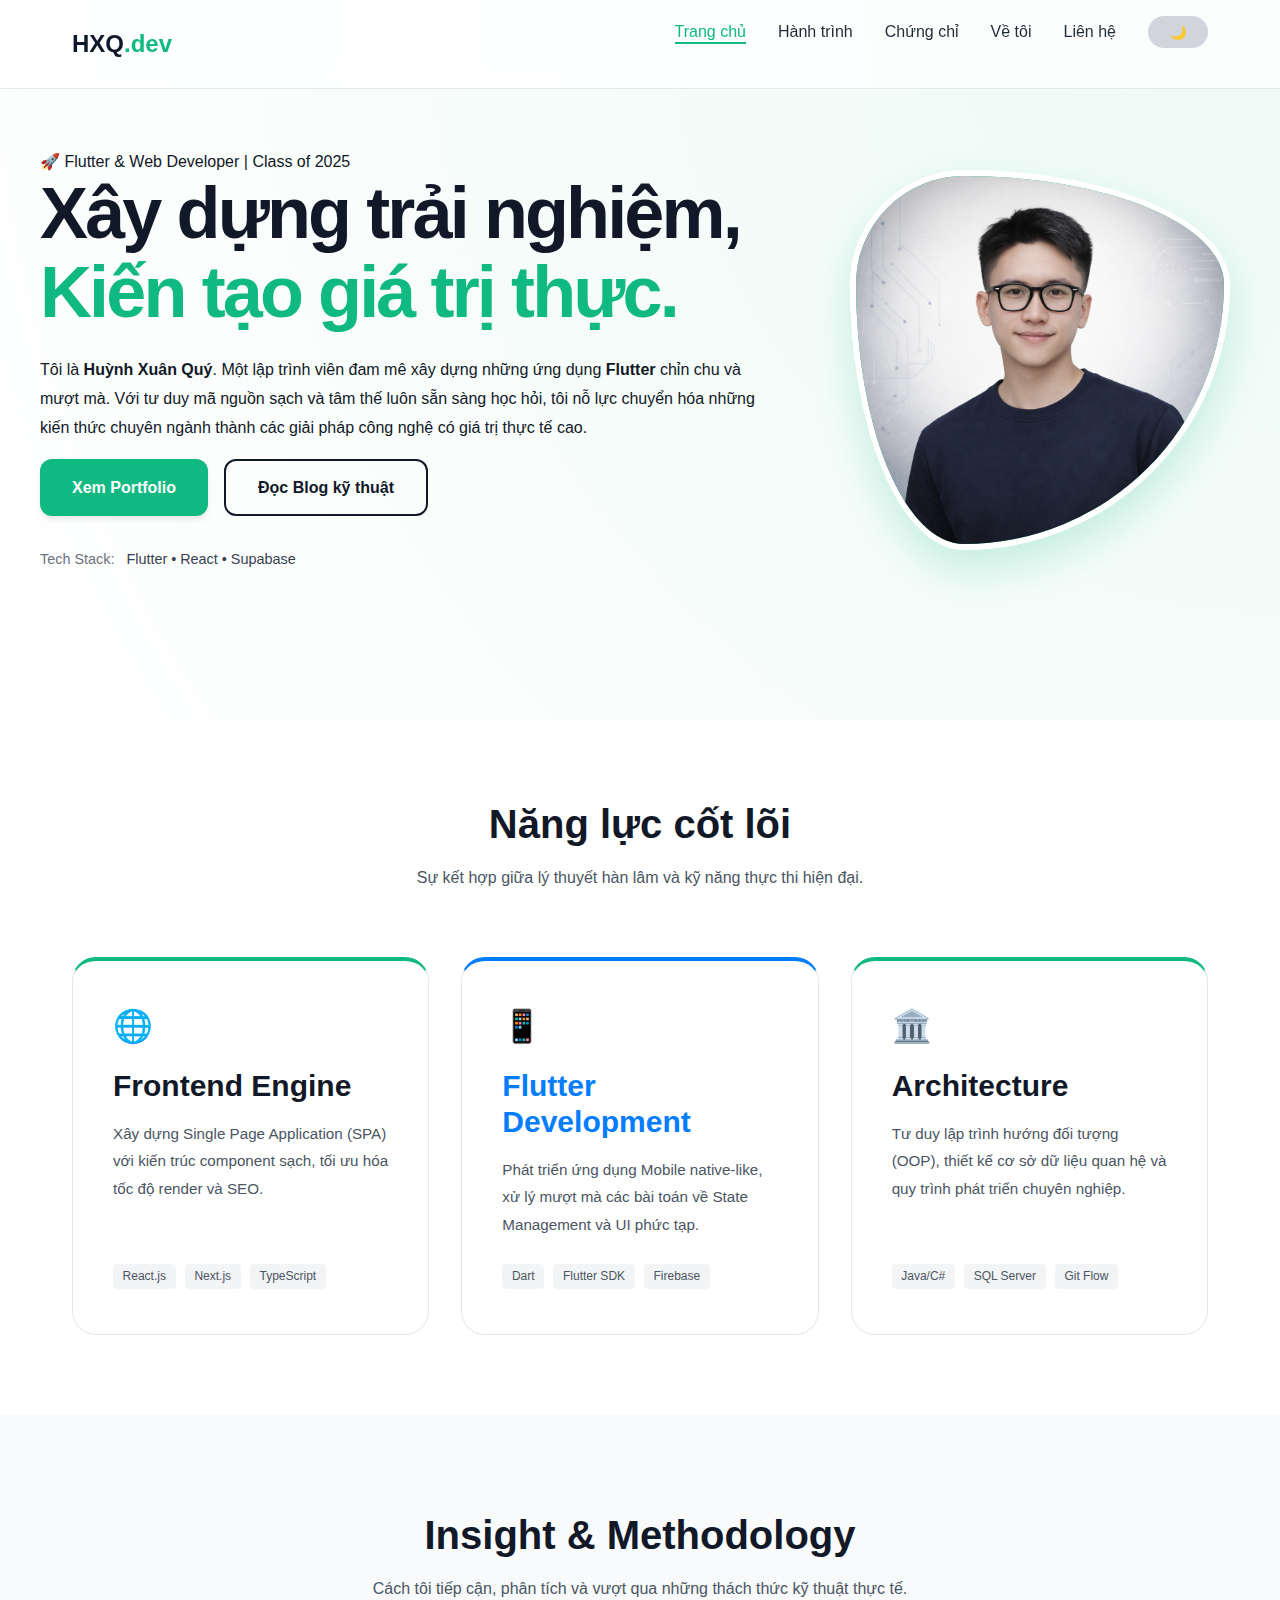
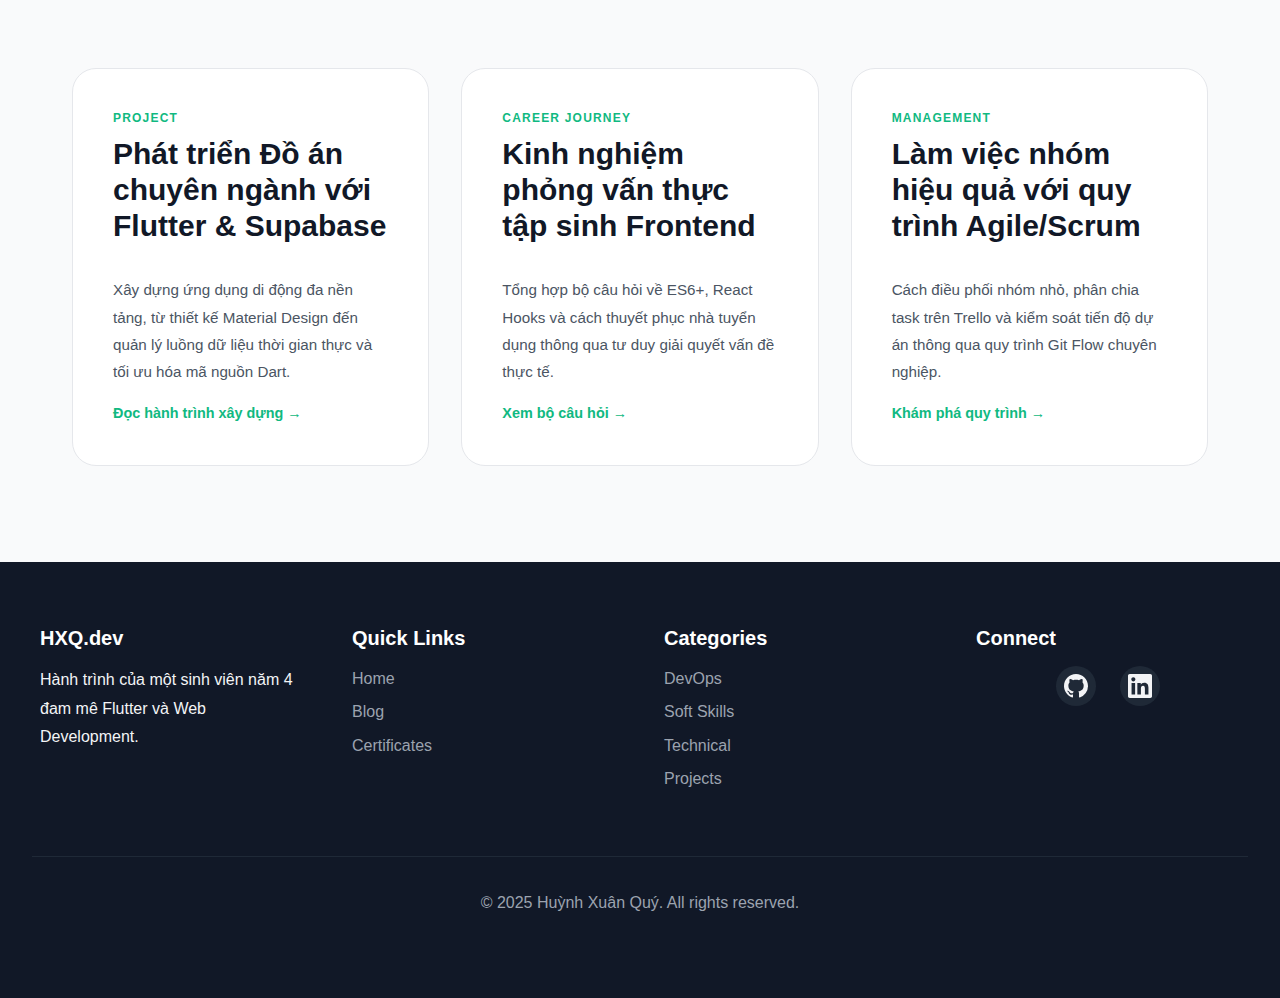
<file: index.html>
<!DOCTYPE html>
<html lang="vi">
<head>
    <meta charset="UTF-8">
    <meta name="viewport" content="width=device-width, initial-scale=1.0">
    <meta name="description" content="Huỳnh Xuân Quý - Sinh viên năm 4 CNTT. Chuyên về Frontend & Mobile (Flutter).">
    <title>Huỳnh Xuân Quý | Engineering Portfolio</title>
    
    <link rel="stylesheet" href="css/main.css">
    <link rel="stylesheet" href="css/components.css">
    <link rel="stylesheet" href="css/dark-mode.css">
    <style>
        /* --- GIỮ NGUYÊN STYLE GỐC VÀ TINH CHỈNH LAYOUT --- */
        .hero-section {
            padding: clamp(6rem, 10vh, 10rem) 2rem 6rem;
            background: radial-gradient(circle at top right, rgba(16, 185, 129, 0.08), transparent);
            display: flex;
            align-items: center;
            min-height: 80vh;
        }
        
        .hero-container {
            max-width: 1200px;
            margin: 0 auto;
            display: grid;
            grid-template-columns: 1fr 400px;
            gap: 4rem;
            align-items: center;
            width: 100%;
        }

        .hero-title {
            font-size: clamp(2.5rem, 6vw, 4.5rem);
            font-weight: 800;
            line-height: 1.1;
            margin-bottom: 1.5rem;
            letter-spacing: -0.04em;
        }

        .hero-avatar {
            position: relative;
            width: 100%;
            max-width: 380px;
            aspect-ratio: 1/1;
            margin: 0 auto;
        }

        .avatar-wrapper {
            width: 100%;
            height: 100%;
            border-radius: 30% 70% 70% 30% / 30% 30% 70% 70%;
            overflow: hidden;
            background: linear-gradient(135deg, var(--color-green-primary), var(--color-green-secondary));
            box-shadow: 0 20px 40px rgba(16, 185, 129, 0.2);
            animation: morph 8s ease-in-out infinite;
            border: 6px solid var(--color-white);
        }

        body.dark-mode .avatar-wrapper { border-color: var(--color-gray-800); }
        .avatar-wrapper img { width: 100%; height: 100%; object-fit: cover; }

        @keyframes morph {
            0%, 100% { border-radius: 30% 70% 70% 30% / 30% 30% 70% 70%; }
            50% { border-radius: 50% 50% 33% 67% / 55% 27% 73% 45%; }
        }

        .insight-grid, .featured-grid {
            display: grid;
            grid-template-columns: repeat(auto-fit, minmax(320px, 1fr));
            gap: 2rem;
            margin-top: 3rem;
        }

        .insight-card, .card {
            background: var(--color-white);
            padding: 2.5rem;
            border-radius: 24px;
            border: 1px solid var(--color-gray-200);
            transition: all 0.3s ease;
            position: relative;
            overflow: hidden;
            display: flex;
            flex-direction: column;
            height: 100%;
        }

        body.dark-mode .insight-card, body.dark-mode .card {
            background: var(--color-gray-900);
            border-color: var(--color-gray-800);
        }

        .insight-card:hover, .card:hover {
            transform: translateY(-10px);
            border-color: var(--color-green-primary);
            box-shadow: 0 20px 30px rgba(16, 185, 129, 0.1);
        }

        .insight-tag {
            font-size: 0.75rem;
            text-transform: uppercase;
            letter-spacing: 0.1em;
            color: var(--color-green-primary);
            font-weight: 700;
            margin-bottom: 0.5rem;
            display: block;
        }

        .tech-stack-tag {
            font-size: 0.75rem;
            background: var(--color-gray-100);
            padding: 0.2rem 0.6rem;
            border-radius: 4px;
            margin-right: 0.3rem;
            margin-bottom: 0.3rem;
            color: var(--color-gray-600);
            display: inline-block;
        }

        body.dark-mode .tech-stack-tag { background: var(--color-gray-800); color: var(--color-gray-400); }

        /* --- RESPONSIVE CHO MOBILE --- */
        @media (max-width: 992px) {
            .hero-container { grid-template-columns: 1fr; text-align: center; gap: 3rem; }
            .hero-avatar { order: -1; max-width: 300px; }
            .cta-group { justify-content: center; flex-wrap: wrap; }
            .hero-subtitle { margin-left: auto; margin-right: auto; }
        }

        @media (max-width: 576px) {
            .hero-title { font-size: 2.2rem; }
            .cta-group .btn { width: 100%; }
            .insight-card, .card { padding: 1.5rem; }
            .featured-grid, .insight-grid { grid-template-columns: 1fr; }
        }
    </style>
</head>
<body>
    <header>
        <nav>
            <a href="index.html" class="logo">HXQ<span>.dev</span></a>
            <button class="mobile-menu-toggle" aria-label="Toggle menu">☰</button>
            <ul class="nav-links">
                <li><a href="index.html" class="active">Trang chủ</a></li>
                <li><a href="pages/blog.html">Hành trình</a></li>
                <li><a href="pages/certificates.html">Chứng chỉ</a></li>
                <li><a href="pages/about.html">Về tôi</a></li>
                <li><a href="pages/contact.html">Liên hệ</a></li>
                <li><button class="theme-toggle" aria-label="Toggle dark mode">🌙</button></li>
            </ul>
        </nav>
    </header>

    <main>
        <section class="hero-section">
            <div class="hero-container">
                <div class="hero-content">
                    <span class="stat-badge">🚀 Flutter & Web Developer | Class of 2025</span>
                    
                    <h1 class="hero-title">
                        Xây dựng trải nghiệm,<br>
                        <span style="color: var(--color-green-primary)">Kiến tạo giá trị thực.</span>
                    </h1>
                    
                   <p class="hero-subtitle">
                    Tôi là <strong>Huỳnh Xuân Quý</strong>. Một lập trình viên đam mê xây dựng những ứng dụng <strong>Flutter</strong> chỉn chu và mượt mà. Với tư duy mã nguồn sạch và tâm thế luôn sẵn sàng học hỏi, tôi nỗ lực chuyển hóa những kiến thức chuyên ngành thành các giải pháp công nghệ có giá trị thực tế cao.
                    </p>
                    
                    <div class="cta-group" style="display: flex; gap: 1rem;">
                        <a href="pages/about.html" class="btn btn-primary">Xem Portfolio</a>
                        <a href="pages/blog.html" class="btn btn-secondary">Đọc Blog kỹ thuật</a>
                    </div>
                    
                    <div class="hero-tech-stack" style="margin-top: 2rem; font-size: 0.9rem; color: var(--color-gray-500);">
                        <span>Tech Stack:</span>
                        <span style="margin-left: 0.5rem; color: var(--color-gray-700); font-weight: 500;">Flutter • React • Supabase</span>
                    </div>
                </div>

                <div class="hero-avatar">
                    <div class="avatar-wrapper">
                        <div class="avatar-glow"></div> 
                        <img src="assets/images/avatar/avatar-quy.png" alt="Huỳnh Xuân Quý Profile Image">
                    </div>
                </div>
            </div>
        </section>
    </main>

        <section class="container" style="padding: 5rem 2rem;">
            <div style="text-align: center; margin-bottom: 4rem;">
                <h2 style="font-size: 2.5rem;">Năng lực cốt lõi</h2>
                <p style="color: var(--color-gray-600);">Sự kết hợp giữa lý thuyết hàn lâm và kỹ năng thực thi hiện đại.</p>
            </div>
            
            <div class="featured-grid">
                <div class="card" style="border-top: 4px solid var(--color-green-primary);">
                    <span style="font-size: 2rem;">🌐</span>
                    <h3 style="margin: 1rem 0;">Frontend Engine</h3>
                    <p style="font-size: 0.95rem; color: var(--color-gray-600); margin-bottom: 1.5rem; flex-grow: 1;">Xây dựng Single Page Application (SPA) với kiến trúc component sạch, tối ưu hóa tốc độ render và SEO.</p>
                    <div class="tech-tags">
                        <span class="tech-stack-tag">React.js</span>
                        <span class="tech-stack-tag">Next.js</span>
                        <span class="tech-stack-tag">TypeScript</span>
                    </div>
                </div>

                <div class="card" style="border-top: 4px solid #027DFD;">
                    <span style="font-size: 2rem;">📱</span>
                    <h3 style="margin: 1rem 0; color: #027DFD;">Flutter Development</h3>
                    <p style="font-size: 0.95rem; color: var(--color-gray-600); margin-bottom: 1.5rem; flex-grow: 1;">Phát triển ứng dụng Mobile native-like, xử lý mượt mà các bài toán về State Management và UI phức tạp.</p>
                    <div class="tech-tags">
                        <span class="tech-stack-tag">Dart</span>
                        <span class="tech-stack-tag">Flutter SDK</span>
                        <span class="tech-stack-tag">Firebase</span>
                    </div>
                </div>

                <div class="card" style="border-top: 4px solid var(--color-green-primary);">
                    <span style="font-size: 2rem;">🏛️</span>
                    <h3 style="margin: 1rem 0;">Architecture</h3>
                    <p style="font-size: 0.95rem; color: var(--color-gray-600); margin-bottom: 1.5rem; flex-grow: 1;">Tư duy lập trình hướng đối tượng (OOP), thiết kế cơ sở dữ liệu quan hệ và quy trình phát triển chuyên nghiệp.</p>
                    <div class="tech-tags">
                        <span class="tech-stack-tag">Java/C#</span>
                        <span class="tech-stack-tag">SQL Server</span>
                        <span class="tech-stack-tag">Git Flow</span>
                    </div>
                </div>
            </div>
        </section>

        <section style="padding: 6rem 2rem; background: var(--color-gray-50);">
            <div class="container">
                <div style="text-align: center; margin-bottom: 4rem;">
                    <h2 style="font-size: 2.5rem;">Insight & Methodology</h2>
                    <p style="color: var(--color-gray-600); max-width: 700px; margin: 0 auto;">Cách tôi tiếp cận, phân tích và vượt qua những thách thức kỹ thuật thực tế.</p>
                </div>

                <div class="insight-grid">
                    <article class="insight-card">
                        <span class="insight-tag">Project</span>
                        <h3 class="certificate-title">Phát triển Đồ án chuyên ngành với Flutter & Supabase</h3>
                        <p style="font-size: 0.95rem; color: var(--color-gray-600); margin: 1rem 0; flex-grow: 1;">
                            Xây dựng ứng dụng di động đa nền tảng, từ thiết kế Material Design đến quản lý luồng dữ liệu thời gian thực và tối ưu hóa mã nguồn Dart.
                        </p>
                        <a href="pages/blog.html?slug=phat-trien-do-an-chuyen-nganh-flutter-firebase" style="color: var(--color-green-primary); font-weight: 600; text-decoration: none; font-size: 0.9rem;">Đọc hành trình xây dựng →</a>
                    </article>

                    <article class="insight-card">
                        <span class="insight-tag">Career Journey</span>
                        <h3 class="certificate-title">Kinh nghiệm phỏng vấn thực tập sinh Frontend</h3>
                        <p style="font-size: 0.95rem; color: var(--color-gray-600); margin: 1rem 0; flex-grow: 1;">
                            Tổng hợp bộ câu hỏi về ES6+, React Hooks và cách thuyết phục nhà tuyển dụng thông qua tư duy giải quyết vấn đề thực tế.
                        </p>
                        <a href="pages/blog.html?slug=kinh-nghiem-phong-van-intern-frontend" style="color: var(--color-green-primary); font-weight: 600; text-decoration: none; font-size: 0.9rem;">Xem bộ câu hỏi →</a>
                    </article>

                    <article class="insight-card">
                        <span class="insight-tag">Management</span>
                        <h3 class="certificate-title">Làm việc nhóm hiệu quả với quy trình Agile/Scrum</h3>
                        <p style="font-size: 0.95rem; color: var(--color-gray-600); margin: 1rem 0; flex-grow: 1;">
                            Cách điều phối nhóm nhỏ, phân chia task trên Trello và kiểm soát tiến độ dự án thông qua quy trình Git Flow chuyên nghiệp.
                        </p>
                        <a href="pages/blog.html?slug=lam-viec-nhom-voi-agile-scrum" style="color: var(--color-green-primary); font-weight: 600; text-decoration: none; font-size: 0.9rem;">Khám phá quy trình →</a>
                    </article>
                </div>
            </div>
        </section>
    </main>

    <footer>
        <div class="footer-content">
            <div class="footer-section">
                <h3>HXQ.dev</h3>
                <p>Hành trình của một sinh viên năm 4 đam mê Flutter và Web Development.</p>
            </div>
            
            <div class="footer-section">
                <h3>Quick Links</h3>
                <ul class="footer-links">
                    <li><a href="index.html">Home</a></li>
                    <li><a href="pages/blog.html">Blog</a></li>
                    <li><a href="pages/certificates.html">Certificates</a></li>
                </ul>
            </div>
            
            <div class="footer-section">
                <h3>Categories</h3>
                <ul class="footer-links">
                    <li><a href="?filter=DevOps">DevOps</a></li>
                    <li><a href="?filter=Soft Skills">Soft Skills</a></li>
                    <li><a href="?filter=Technical">Technical</a></li>
                    <li><a href="?filter=project">Projects</a></li>
                </ul>
            </div>
            
            <div class="footer-section">
                <h3>Connect</h3>
                <div class="social-links">
                    <a href="https://github.com/Quybii" target="_blank" aria-label="GitHub">
                        <svg width="24" height="24" fill="currentColor" viewBox="0 0 24 24">
                            <path d="M12 0C5.37 0 0 5.37 0 12c0 5.31 3.435 9.795 8.205 11.385.6.105.825-.255.825-.57 0-.285-.015-1.23-.015-2.235-3.015.555-3.795-.735-4.035-1.41-.135-.345-.72-1.41-1.23-1.695-.42-.225-1.02-.78-.015-.795.945-.015 1.62.87 1.845 1.23 1.08 1.815 2.805 1.305 3.495.99.105-.78.42-1.305.765-1.605-2.67-.3-5.46-1.335-5.46-5.925 0-1.305.465-2.385 1.23-3.225-.12-.3-.54-1.53.12-3.18 0 0 1.005-.315 3.3 1.23.96-.27 1.98-.405 3-.405s2.04.135 3 .405c2.295-1.56 3.3-1.23 3.3-1.23.66 1.65.24 2.88.12 3.18.765.84 1.23 1.905 1.23 3.225 0 4.605-2.805 5.625-5.475 5.925.435.375.81 1.095.81 2.22 0 1.605-.015 2.895-.015 3.3 0 .315.225.69.825.57A12.02 12.02 0 0024 12c0-6.63-5.37-12-12-12z"/>
                        </svg>
                    </a>
                    <a href="https://www.linkedin.com/in/hu%E1%BB%B3nh-xu%C3%A2n-qu%C3%BD-a96b933a2/" target="_blank" aria-label="LinkedIn">
                        <svg width="24" height="24" fill="currentColor" viewBox="0 0 24 24">
                            <path d="M20.447 20.452h-3.554v-5.569c0-1.328-.027-3.037-1.852-3.037-1.853 0-2.136 1.445-2.136 2.939v5.667H9.351V9h3.414v1.561h.046c.477-.9 1.637-1.85 3.37-1.85 3.601 0 4.267 2.37 4.267 5.455v6.286zM5.337 7.433c-1.144 0-2.063-.926-2.063-2.065 0-1.138.92-2.063 2.063-2.063 1.14 0 2.064.925 2.064 2.063 0 1.139-.925 2.065-2.064 2.065zm1.782 13.019H3.555V9h3.564v11.452zM22.225 0H1.771C.792 0 0 .774 0 1.729v20.542C0 23.227.792 24 1.771 24h20.451C23.2 24 24 23.227 24 22.271V1.729C24 .774 23.2 0 22.222 0h.003z"/>
                        </svg>
                    </a>
                </div>
            </div>
        </div>
        
        <div class="footer-bottom">
            <p>&copy; 2025 Huỳnh Xuân Quý. All rights reserved.</p>
        </div>
    </footer>

    <script src="js/main.js"></script>
    <script src="js/dark-mode.js"></script>
    <script src="js/navigation.js"></script>
</body>
</html>
</file>
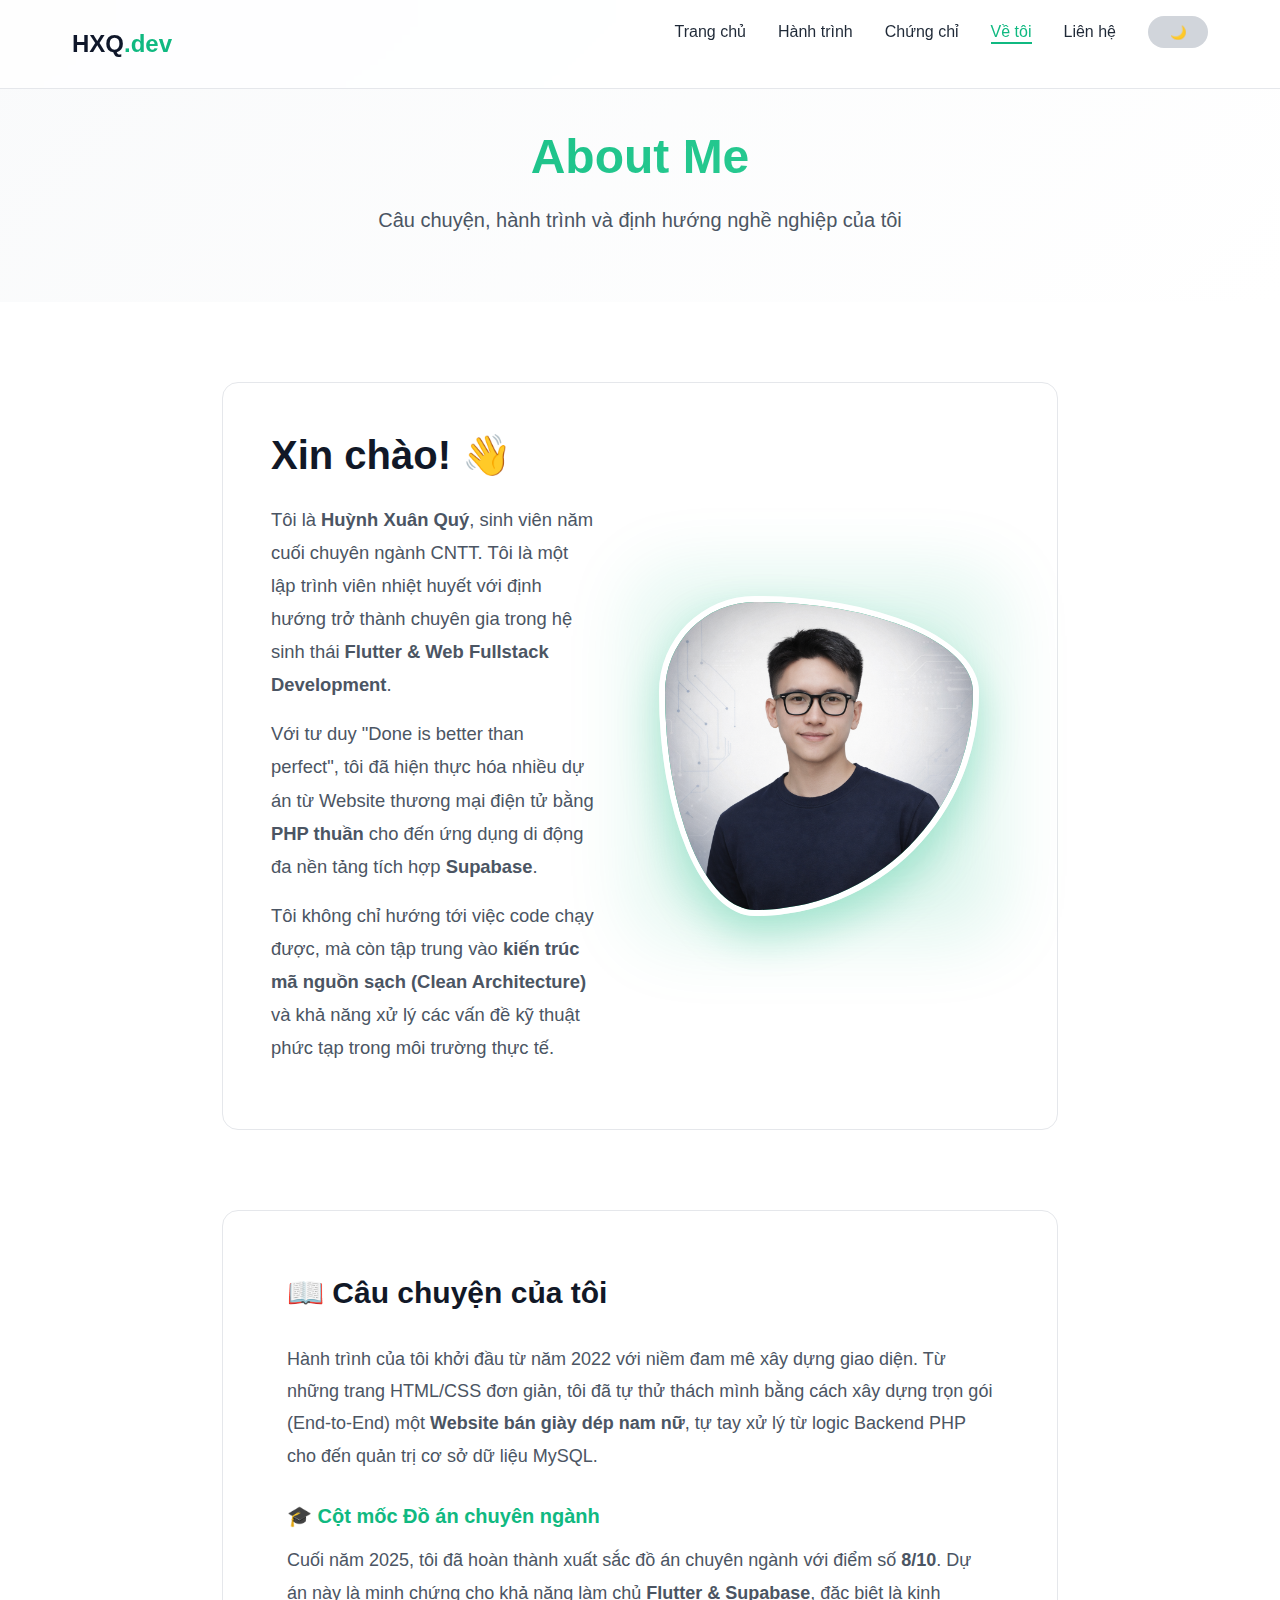
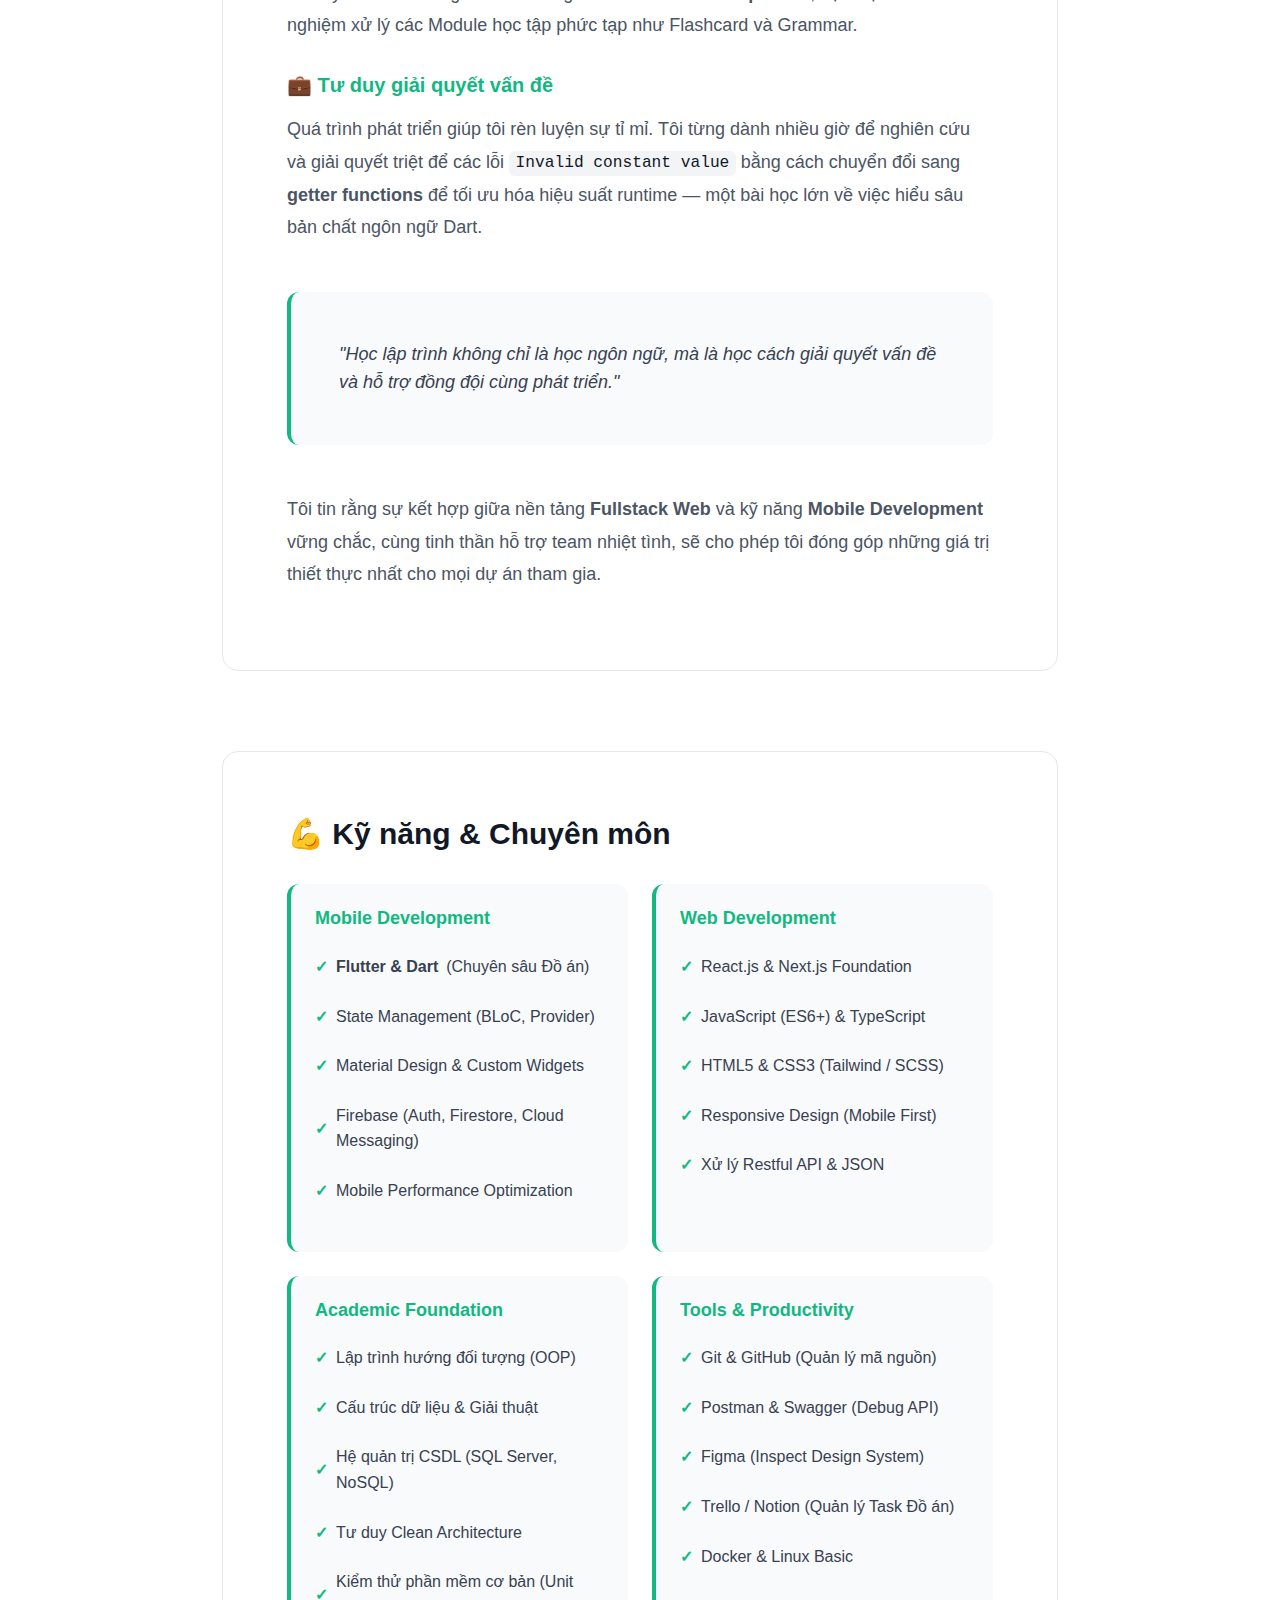
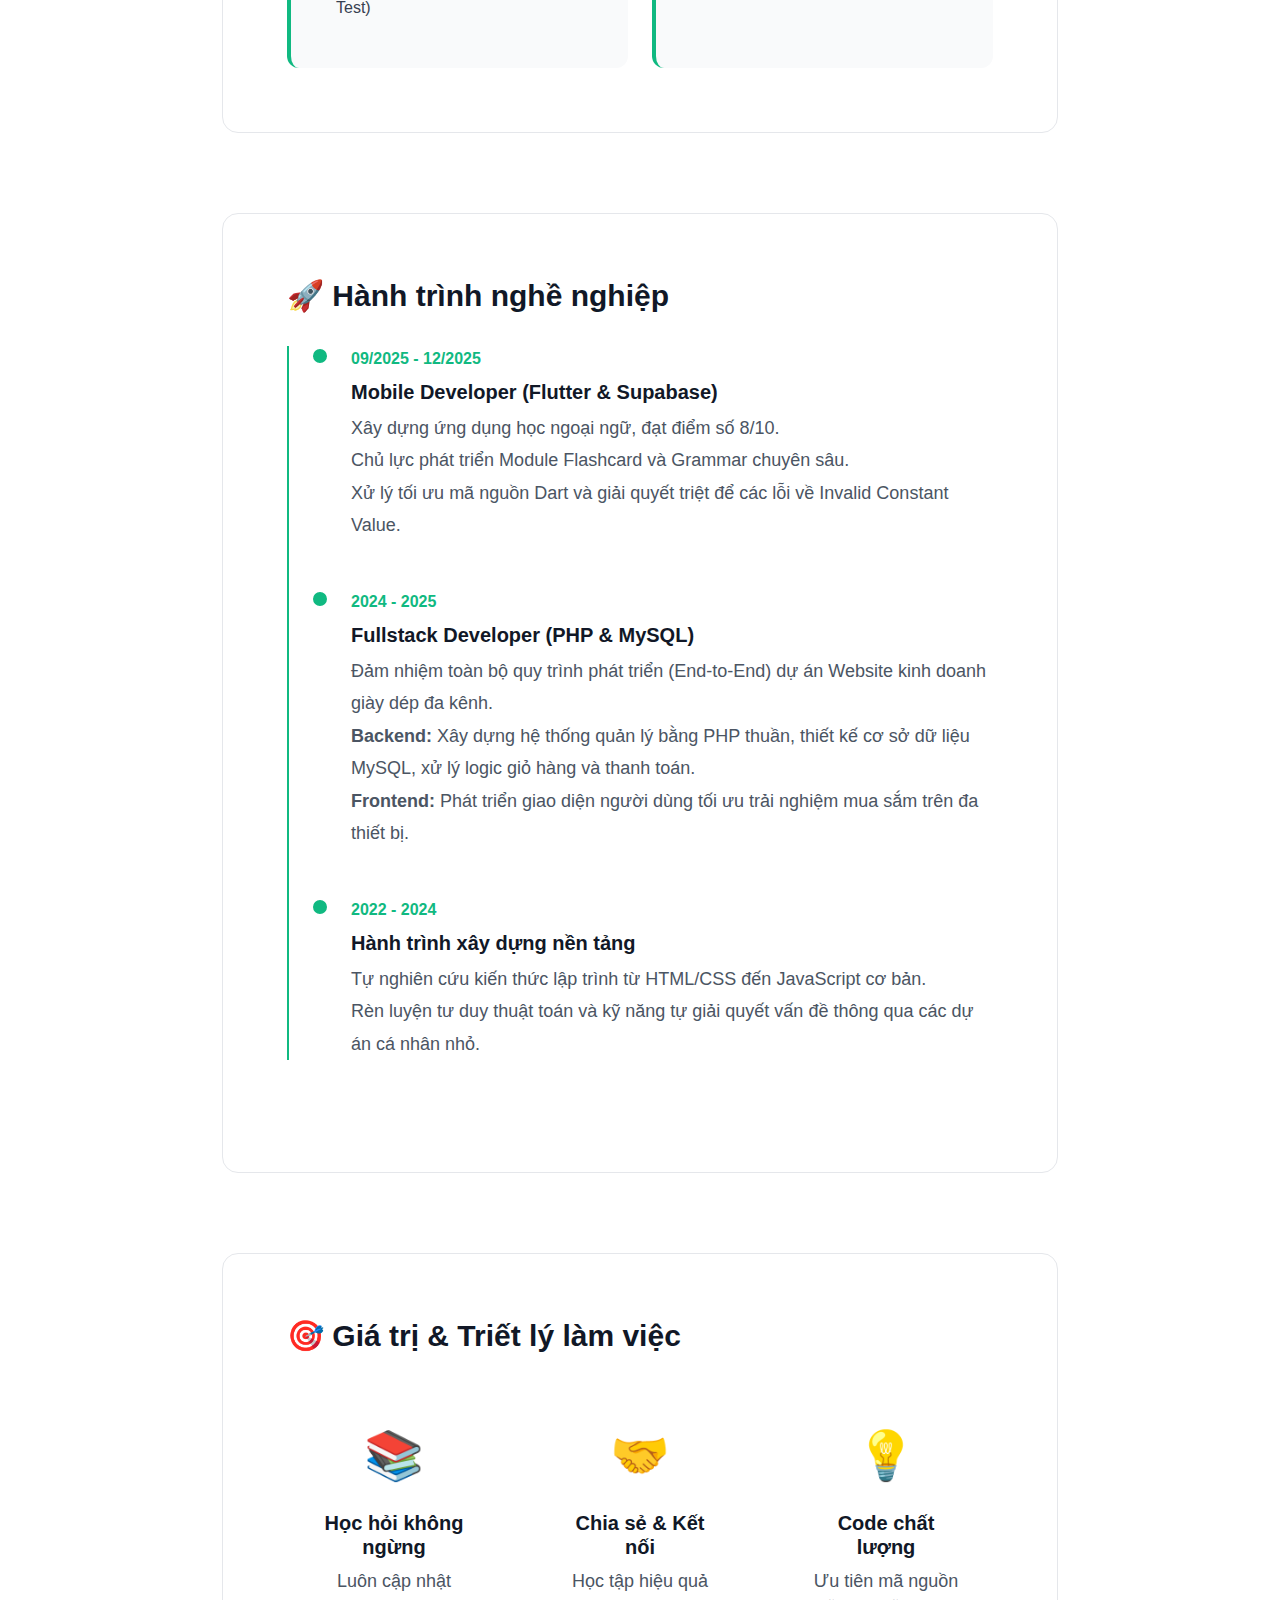
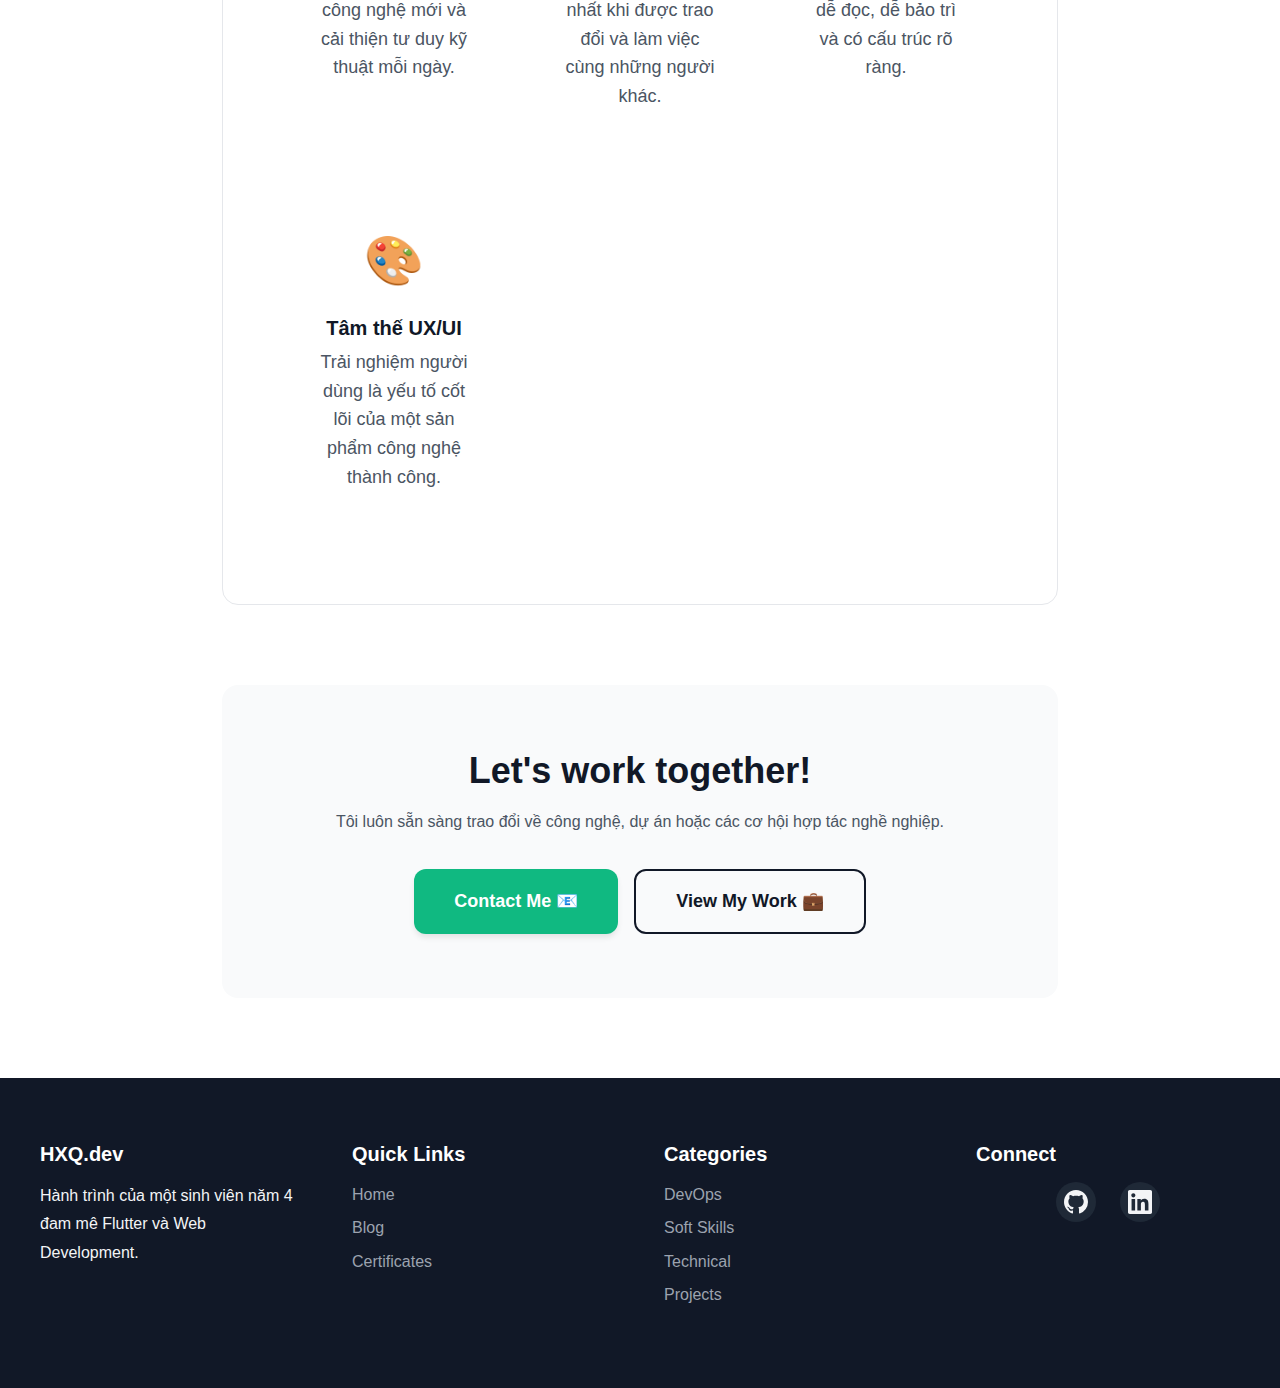
<file: pages/about.html>
<!DOCTYPE html>
<html lang="vi">
<head>
    <meta charset="UTF-8">
    <meta name="viewport" content="width=device-width, initial-scale=1.0">
    <meta name="description" content="Câu chuyện và hành trình phát triển của Huỳnh Xuân Quý - Frontend Developer">
    <title>About Me - Huỳnh Xuân Quý</title>
    
    <link rel="stylesheet" href="../css/main.css">
    <link rel="stylesheet" href="../css/components.css">
    <link rel="stylesheet" href="../css/dark-mode.css">
    
    <style>
        /* Logic CSS giữ nguyên hoàn toàn */
        .about-hero {
            padding: 8rem 2rem 4rem;
            text-align: center;
            background: linear-gradient(135deg, var(--color-gray-50) 0%, var(--color-white) 100%);
        }
        
        body.dark-mode .about-hero {
            background: linear-gradient(135deg, var(--color-gray-900) 0%, var(--color-dark-bg) 100%);
        }
        
        .about-hero h1 {
            font-size: var(--font-size-5xl);
            margin-bottom: var(--spacing-md);
            background: linear-gradient(135deg, var(--color-green-primary), var(--color-green-secondary));
            -webkit-background-clip: text;
            -webkit-text-fill-color: transparent;
            background-clip: text;
        }
        
        .about-content {
            max-width: 900px;
            margin: 0 auto;
            padding: var(--spacing-4xl) var(--spacing-xl);
        }
        
        .about-intro {
            display: grid;
            grid-template-columns: 1fr 350px; /* Nội dung trái rộng hơn, Avatar phải 350px */
            gap: 4rem;
            align-items: center;
            margin-bottom: 5rem;
            padding: 3rem;
            background: var(--color-white);
            border: 1px solid var(--color-gray-200);
            border-radius: var(--radius-xl);
        }

        body.dark-mode .about-intro {
            background: var(--color-gray-900);
            border-color: var(--color-gray-800);
        }
        
        @media (max-width: 768px) {
            .about-intro {
                grid-template-columns: 1fr;
                text-align: center;
            }
        }
        
        .about-avatar {
            width: 320px;
            height: 320px;
            position: relative;
            z-index: 1;
        }

        .avatar-wrapper {
            width: 100%;
            height: 100%;
            border-radius: 30% 70% 70% 30% / 30% 30% 70% 70%;
            overflow: hidden;
            background: linear-gradient(135deg, var(--color-green-primary), var(--color-green-secondary));
            box-shadow: 0 20px 40px rgba(16, 185, 129, 0.3);
            animation: morph 8s ease-in-out infinite, float 4s ease-in-out infinite;
            border: 6px solid var(--color-white);
            display: flex;
            align-items: center;
            justify-content: center;
            transition: var(--transition);
        }

        body.dark-mode .avatar-wrapper {
            border-color: var(--color-gray-800);
        }

        .avatar-wrapper img {
            width: 100%;
            height: 100%;
            object-fit: cover;
            transition: transform 0.5s ease;
        }

        .avatar-wrapper:hover img {
            transform: scale(1.1); /* Phóng lớn nhẹ khi hover */
        }

        /* Hiệu ứng biến hình (Morphing) */
        @keyframes morph {
            0% { border-radius: 30% 70% 70% 30% / 30% 30% 70% 70%; }
            50% { border-radius: 50% 50% 33% 67% / 55% 27% 73% 45%; }
            100% { border-radius: 30% 70% 70% 30% / 30% 30% 70% 70%; }
        }

        /* Hiệu ứng bay bổng (Floating) */
        @keyframes float {
            0%, 100% { transform: translateY(0); }
            50% { transform: translateY(-15px); }
        }
        .about-avatar::after {
            content: '';
            position: absolute;
            top: 50%;
            left: 50%;
            transform: translate(-50%, -50%);
            width: 110%;
            height: 110%;
            background: var(--color-green-primary);
            filter: blur(40px);
            opacity: 0.15;
            z-index: -1;
            animation: pulse 4s ease-in-out infinite;
        }
        @keyframes pulse {
            0%, 100% { opacity: 0.1; transform: translate(-50%, -50%) scale(1); }
            50% { opacity: 0.3; transform: translate(-50%, -50%) scale(1.1); }
        }
        
        @media (max-width: 768px) {
            .about-avatar {
                margin: 0 auto;
            }
        }
        @media (max-width: 992px) {
            .about-intro {
                grid-template-columns: 1fr;
                text-align: center;
                gap: 3rem;
                padding: 2rem;
            }
            .about-avatar {
                margin: 0 auto;
                order: -1; /* Đưa ảnh lên trước chữ trên điện thoại */
                width: 280px;
                height: 280px;
            }
        }
                .about-bio h2 {
            font-size: var(--font-size-3xl);
            margin-bottom: var(--spacing-md);
        }
        
        .about-bio p {
            font-size: var(--font-size-lg);
            line-height: 1.8;
            color: var(--color-gray-600);
            margin-bottom: var(--spacing-md);
        }
        
        body.dark-mode .about-bio p {
            color: var(--color-gray-400);
        }
        
        .about-section {
            margin-bottom: var(--spacing-4xl);
            padding: var(--spacing-3xl);
            background: var(--color-white);
            border: 1px solid var(--color-gray-200);
            border-radius: var(--radius-xl);
        }
        
        body.dark-mode .about-section {
            background: var(--color-gray-900);
            border-color: var(--color-gray-800);
        }
        
        .about-section h2 {
            font-size: var(--font-size-3xl);
            margin-bottom: var(--spacing-xl);
            display: flex;
            align-items: center;
            gap: var(--spacing-md);
        }
        
        .about-section h3 {
            font-size: var(--font-size-xl);
            margin-top: var(--spacing-xl);
            margin-bottom: var(--spacing-md);
            color: var(--color-green-primary);
        }
        
        .about-section p {
            font-size: var(--font-size-lg);
            line-height: 1.8;
            color: var(--color-gray-600);
            margin-bottom: var(--spacing-md);
        }
        
        body.dark-mode .about-section p {
            color: var(--color-gray-400);
        }
        
        .skills-list {
            display: grid;
            grid-template-columns: repeat(auto-fit, minmax(250px, 1fr));
            gap: var(--spacing-lg);
            margin-top: var(--spacing-xl);
        }
        
        .skill-category {
            background: var(--color-gray-50);
            padding: var(--spacing-lg);
            border-radius: var(--radius-lg);
            border-left: 4px solid var(--color-green-primary);
        }
        
        body.dark-mode .skill-category {
            background: var(--color-gray-800);
        }
        
        .skill-category h4 {
            font-size: var(--font-size-lg);
            margin-bottom: var(--spacing-md);
            color: var(--color-green-primary);
        }
        
        .skill-category ul {
            list-style: none;
            padding: 0;
        }
        
        .skill-category li {
            padding: var(--spacing-sm) 0;
            display: flex;
            align-items: center;
            gap: var(--spacing-sm);
            color: var(--color-gray-700);
        }
        
        body.dark-mode .skill-category li {
            color: var(--color-gray-300);
        }
        
        .skill-category li::before {
            content: '✓';
            color: var(--color-green-primary);
            font-weight: 700;
        }
        
        .values-grid {
            display: grid;
            grid-template-columns: repeat(auto-fit, minmax(200px, 1fr));
            gap: var(--spacing-xl);
            margin-top: var(--spacing-xl);
        }
        
        .value-item {
            text-align: center;
            padding: var(--spacing-xl);
        }
        
        .value-icon {
            font-size: 3rem;
            margin-bottom: var(--spacing-md);
        }
        
        .value-item h4 {
            font-size: var(--font-size-xl);
            margin-bottom: var(--spacing-sm);
            color: var(--color-gray-900);
        }
        
        body.dark-mode .value-item h4 {
            color: var(--color-white);
        }
        
        .value-item p {
            color: var(--color-gray-600);
            line-height: 1.6;
        }
        
        body.dark-mode .value-item p {
            color: var(--color-gray-400);
        }
        
        .timeline {
            position: relative;
            padding-left: 2rem;
            margin-top: var(--spacing-xl);
        }
        
        .timeline::before {
            content: '';
            position: absolute;
            left: 0;
            top: 0;
            bottom: 0;
            width: 2px;
            background: var(--color-green-primary);
        }
        
        .timeline-item {
            position: relative;
            margin-bottom: var(--spacing-2xl);
            padding-left: var(--spacing-xl);
        }
        
        .timeline-marker {
            position: absolute;
            left: -9px;
            top: 0;
            width: 20px;
            height: 20px;
            background: var(--color-green-primary);
            border-radius: var(--radius-full);
            border: 3px solid var(--color-white);
        }
        
        body.dark-mode .timeline-marker {
            border-color: var(--color-gray-900);
        }
        
        .timeline-date {
            color: var(--color-green-primary);
            font-weight: 600;
            margin-bottom: var(--spacing-sm);
        }
        
        .timeline-item h4 {
            font-size: var(--font-size-xl);
            margin-bottom: var(--spacing-sm);
        }
        
        .quote-box {
            background: var(--color-gray-50);
            padding: var(--spacing-2xl);
            border-left: 4px solid var(--color-green-primary);
            border-radius: var(--radius-lg);
            margin: var(--spacing-2xl) 0;
            font-style: italic;
            font-size: var(--font-size-lg);
            color: var(--color-gray-700);
        }
        
        body.dark-mode .quote-box {
            background: var(--color-gray-800);
            color: var(--color-gray-300);
        }
        
        .cta-section {
            text-align: center;
            padding: var(--spacing-3xl);
            background: var(--color-gray-50);
            border-radius: var(--radius-xl);
            margin-top: var(--spacing-4xl);
        }
        
        body.dark-mode .cta-section {
            background: var(--color-gray-900);
        }
    </style>
</head>
<body>
    <header>
        <nav>
            <a href="index.html" class="logo">HXQ<span>.dev</span></a>
            <button class="mobile-menu-toggle" aria-label="Toggle menu">☰</button>
            <ul class="nav-links">
                <li><a href="../index.html" class="active">Trang chủ</a></li>
                <li><a href="blog.html">Hành trình</a></li>
                <li><a href="certificates.html">Chứng chỉ</a></li>
                <li><a href="about.html">Về tôi</a></li>
                <li><a href="contact.html">Liên hệ</a></li>
                <li><button class="theme-toggle" aria-label="Toggle dark mode">🌙</button></li>
            </ul>
        </nav>
    </header>

    <section class="about-hero">
        <div class="container">
            <h1>About Me</h1>
            <p style="font-size: 1.25rem; color: var(--color-gray-600); max-width: 600px; margin: 0 auto;">
                Câu chuyện, hành trình và định hướng nghề nghiệp của tôi
            </p>
        </div>
    </section>

  <div class="about-content">
        <div class="about-intro">
            <div class="about-bio">
                <h2 style="font-size: 2.5rem; margin-bottom: 1.5rem;">Xin chào! 👋</h2>
                
                <p style="font-size: 1.15rem; margin-bottom: 1rem;">
                    Tôi là <strong>Huỳnh Xuân Quý</strong>, sinh viên năm cuối chuyên ngành CNTT. Tôi là một lập trình viên nhiệt huyết với định hướng trở thành chuyên gia trong hệ sinh thái <strong>Flutter & Web Fullstack Development</strong>.
                </p>
                
                <p style="font-size: 1.15rem; margin-bottom: 1rem;">
                    Với tư duy "Done is better than perfect", tôi đã hiện thực hóa nhiều dự án từ Website thương mại điện tử bằng <strong>PHP thuần</strong> cho đến ứng dụng di động đa nền tảng tích hợp <strong>Supabase</strong>.
                </p>
                
                <p style="font-size: 1.15rem;">
                    Tôi không chỉ hướng tới việc code chạy được, mà còn tập trung vào <strong>kiến trúc mã nguồn sạch (Clean Architecture)</strong> và khả năng xử lý các vấn đề kỹ thuật phức tạp trong môi trường thực tế.
                </p>
            </div>

            <div class="about-avatar">
                <div class="avatar-wrapper">
                    <img src="../assets/images/avatar/avatar-quy.png" alt="Huỳnh Xuân Quý Profile">
                </div>
            </div>
        </div>

        <div class="about-section">
            <h2>📖 Câu chuyện của tôi</h2>
            <p>
                Hành trình của tôi khởi đầu từ năm 2022 với niềm đam mê xây dựng giao diện. Từ những trang HTML/CSS đơn giản, tôi đã tự thử thách mình bằng cách xây dựng trọn gói (End-to-End) một <strong>Website bán giày dép nam nữ</strong>, tự tay xử lý từ logic Backend PHP cho đến quản trị cơ sở dữ liệu MySQL.
            </p>
            
            <h3>🎓 Cột mốc Đồ án chuyên ngành</h3>
            <p>
                Cuối năm 2025, tôi đã hoàn thành xuất sắc đồ án chuyên ngành với điểm số <strong>8/10</strong>. Dự án này là minh chứng cho khả năng làm chủ <strong>Flutter & Supabase</strong>, đặc biệt là kinh nghiệm xử lý các Module học tập phức tạp như Flashcard và Grammar. 
            </p>
            
            <h3>💼 Tư duy giải quyết vấn đề</h3>
            <p>
                Quá trình phát triển giúp tôi rèn luyện sự tỉ mỉ. Tôi từng dành nhiều giờ để nghiên cứu và giải quyết triệt để các lỗi <code>Invalid constant value</code> bằng cách chuyển đổi sang <strong>getter functions</strong> để tối ưu hóa hiệu suất runtime — một bài học lớn về việc hiểu sâu bản chất ngôn ngữ Dart.
            </p>
            
            <div class="quote-box">
                "Học lập trình không chỉ là học ngôn ngữ, mà là học cách giải quyết vấn đề và hỗ trợ đồng đội cùng phát triển."
            </div>
            
            <p>
                Tôi tin rằng sự kết hợp giữa nền tảng <strong>Fullstack Web</strong> và kỹ năng <strong>Mobile Development</strong> vững chắc, cùng tinh thần hỗ trợ team nhiệt tình, sẽ cho phép tôi đóng góp những giá trị thiết thực nhất cho mọi dự án tham gia.
            </p>
        </div>

    <div class="about-section">
    <h2>💪 Kỹ năng & Chuyên môn</h2>
        <div class="skills-list">
            <div class="skill-category">
                <h4>Mobile Development</h4>
                <ul>
                    <li><strong>Flutter & Dart</strong> (Chuyên sâu Đồ án)</li>
                    <li>State Management (BLoC, Provider)</li>
                    <li>Material Design & Custom Widgets</li>
                    <li>Firebase (Auth, Firestore, Cloud Messaging)</li>
                    <li>Mobile Performance Optimization</li>
                </ul>
            </div>
            
            <div class="skill-category">
                <h4>Web Development</h4>
                <ul>
                    <li>React.js & Next.js Foundation</li>
                    <li>JavaScript (ES6+) & TypeScript</li>
                    <li>HTML5 & CSS3 (Tailwind / SCSS)</li>
                    <li>Responsive Design (Mobile First)</li>
                    <li>Xử lý Restful API & JSON</li>
                </ul>
            </div>

            <div class="skill-category">
                <h4>Academic Foundation</h4>
                <ul>
                    <li>Lập trình hướng đối tượng (OOP)</li>
                    <li>Cấu trúc dữ liệu & Giải thuật</li>
                    <li>Hệ quản trị CSDL (SQL Server, NoSQL)</li>
                    <li>Tư duy Clean Architecture</li>
                    <li>Kiểm thử phần mềm cơ bản (Unit Test)</li>
                </ul>
            </div>
            
            <div class="skill-category">
                <h4>Tools & Productivity</h4>
                <ul>
                    <li>Git & GitHub (Quản lý mã nguồn)</li>
                    <li>Postman & Swagger (Debug API)</li>
                    <li>Figma (Inspect Design System)</li>
                    <li>Trello / Notion (Quản lý Task Đồ án)</li>
                    <li>Docker & Linux Basic</li>
                </ul>
            </div>
        </div>
    </div>
       <div class="about-section">
    <h2>🚀 Hành trình nghề nghiệp</h2>
    <div class="timeline">
        <div class="timeline-item">
            <div class="timeline-marker"></div>
            <div class="timeline-date">09/2025 - 12/2025</div>
            <h4>Mobile Developer (Flutter & Supabase)</h4>
            <p>
                Xây dựng ứng dụng học ngoại ngữ, đạt điểm số 8/10. <br>
                Chủ lực phát triển Module Flashcard và Grammar chuyên sâu. <br>
                Xử lý tối ưu mã nguồn Dart và giải quyết triệt để các lỗi về Invalid Constant Value.
            </p>
        </div>
        
        <div class="timeline-item">
            <div class="timeline-marker"></div>
            <div class="timeline-date">2024 - 2025</div>
            <h4>Fullstack Developer (PHP & MySQL)</h4>
            <p>
                Đảm nhiệm toàn bộ quy trình phát triển (End-to-End) dự án Website kinh doanh giày dép đa kênh. <br>
                <strong>Backend:</strong> Xây dựng hệ thống quản lý bằng PHP thuần, thiết kế cơ sở dữ liệu MySQL, xử lý logic giỏ hàng và thanh toán. <br>
                <strong>Frontend:</strong> Phát triển giao diện người dùng tối ưu trải nghiệm mua sắm trên đa thiết bị.
            </p>
        </div>
        
        <div class="timeline-item">
            <div class="timeline-marker"></div>
            <div class="timeline-date">2022 - 2024</div>
            <h4>Hành trình xây dựng nền tảng</h4>
            <p>
                Tự nghiên cứu kiến thức lập trình từ HTML/CSS đến JavaScript cơ bản. <br>
                Rèn luyện tư duy thuật toán và kỹ năng tự giải quyết vấn đề thông qua các dự án cá nhân nhỏ.
            </p>
        </div>
    </div>
</div>
        <div class="about-section">
            <h2>🎯 Giá trị & Triết lý làm việc</h2>
            <div class="values-grid">
                <div class="value-item">
                    <div class="value-icon">📚</div>
                    <h4>Học hỏi không ngừng</h4>
                    <p>Luôn cập nhật công nghệ mới và cải thiện tư duy kỹ thuật mỗi ngày.</p>
                </div>
                
                <div class="value-item">
                    <div class="value-icon">🤝</div>
                    <h4>Chia sẻ & Kết nối</h4>
                    <p>Học tập hiệu quả nhất khi được trao đổi và làm việc cùng những người khác.</p>
                </div>
                
                <div class="value-item">
                    <div class="value-icon">💡</div>
                    <h4>Code chất lượng</h4>
                    <p>Ưu tiên mã nguồn dễ đọc, dễ bảo trì và có cấu trúc rõ ràng.</p>
                </div>
                
                <div class="value-item">
                    <div class="value-icon">🎨</div>
                    <h4>Tâm thế UX/UI</h4>
                    <p>Trải nghiệm người dùng là yếu tố cốt lõi của một sản phẩm công nghệ thành công.</p>
                </div>
            </div>
        </div>

        <div class="cta-section">
            <h2 style="margin-bottom: 1rem;">Let's work together!</h2>
            <p style="color: var(--color-gray-600); margin-bottom: 2rem;">
                Tôi luôn sẵn sàng trao đổi về công nghệ, dự án hoặc các cơ hội hợp tác nghề nghiệp.
            </p>
            <div style="display: flex; gap: 1rem; justify-content: center; flex-wrap: wrap;">
                <a href="contact.html" class="btn btn-primary btn-lg">
                    Contact Me 📧
                </a>
                <a href="blog.html" class="btn btn-secondary btn-lg">
                    View My Work 💼
                </a>
            </div>
        </div>
    </div>

   <footer>
        <div class="footer-content">
            <div class="footer-section">
                <h3>HXQ.dev</h3>
                <p>Hành trình của một sinh viên năm 4 đam mê Flutter và Web Development.</p>
            </div>
            
            <div class="footer-section">
                <h3>Quick Links</h3>
                <ul class="footer-links">
                    <li><a href="../index.html">Home</a></li>
                    <li><a href="blog.html">Blog</a></li>
                    <li><a href="certificates.html">Certificates</a></li>
                </ul>
            </div>
            
            <div class="footer-section">
                <h3>Categories</h3>
                <ul class="footer-links">
                    <li><a href="?filter=DevOps">DevOps</a></li>
                    <li><a href="?filter=Soft Skills">Soft Skills</a></li>
                    <li><a href="?filter=Technical">Technical</a></li>
                    <li><a href="?filter=project">Projects</a></li>
                </ul>
            </div>
            
            <div class="footer-section">
                <h3>Connect</h3>
                <div class="social-links">
                    <a href="https://github.com/Quybii" target="_blank" aria-label="GitHub">
                        <svg width="24" height="24" fill="currentColor" viewBox="0 0 24 24">
                            <path d="M12 0C5.37 0 0 5.37 0 12c0 5.31 3.435 9.795 8.205 11.385.6.105.825-.255.825-.57 0-.285-.015-1.23-.015-2.235-3.015.555-3.795-.735-4.035-1.41-.135-.345-.72-1.41-1.23-1.695-.42-.225-1.02-.78-.015-.795.945-.015 1.62.87 1.845 1.23 1.08 1.815 2.805 1.305 3.495.99.105-.78.42-1.305.765-1.605-2.67-.3-5.46-1.335-5.46-5.925 0-1.305.465-2.385 1.23-3.225-.12-.3-.54-1.53.12-3.18 0 0 1.005-.315 3.3 1.23.96-.27 1.98-.405 3-.405s2.04.135 3 .405c2.295-1.56 3.3-1.23 3.3-1.23.66 1.65.24 2.88.12 3.18.765.84 1.23 1.905 1.23 3.225 0 4.605-2.805 5.625-5.475 5.925.435.375.81 1.095.81 2.22 0 1.605-.015 2.895-.015 3.3 0 .315.225.69.825.57A12.02 12.02 0 0024 12c0-6.63-5.37-12-12-12z"/>
                        </svg>
                    </a>
                    <a href="https://www.linkedin.com/in/hu%E1%BB%B3nh-xu%C3%A2n-qu%C3%BD-a96b933a2/" target="_blank" aria-label="LinkedIn">
                        <svg width="24" height="24" fill="currentColor" viewBox="0 0 24 24">
                            <path d="M20.447 20.452h-3.554v-5.569c0-1.328-.027-3.037-1.852-3.037-1.853 0-2.136 1.445-2.136 2.939v5.667H9.351V9h3.414v1.561h.046c.477-.9 1.637-1.85 3.37-1.85 3.601 0 4.267 2.37 4.267 5.455v6.286zM5.337 7.433c-1.144 0-2.063-.926-2.063-2.065 0-1.138.92-2.063 2.063-2.063 1.14 0 2.064.925 2.064 2.063 0 1.139-.925 2.065-2.064 2.065zm1.782 13.019H3.555V9h3.564v11.452zM22.225 0H1.771C.792 0 0 .774 0 1.729v20.542C0 23.227.792 24 1.771 24h20.451C23.2 24 24 23.227 24 22.271V1.729C24 .774 23.2 0 22.222 0h.003z"/>
                        </svg>
                    </a>
                </div>
            </div>
        </div>


    <script src="../js/main.js"></script>
    <script src="../js/dark-mode.js"></script>
    <script src="../js/navigation.js"></script>
</body>
</html>
</file>
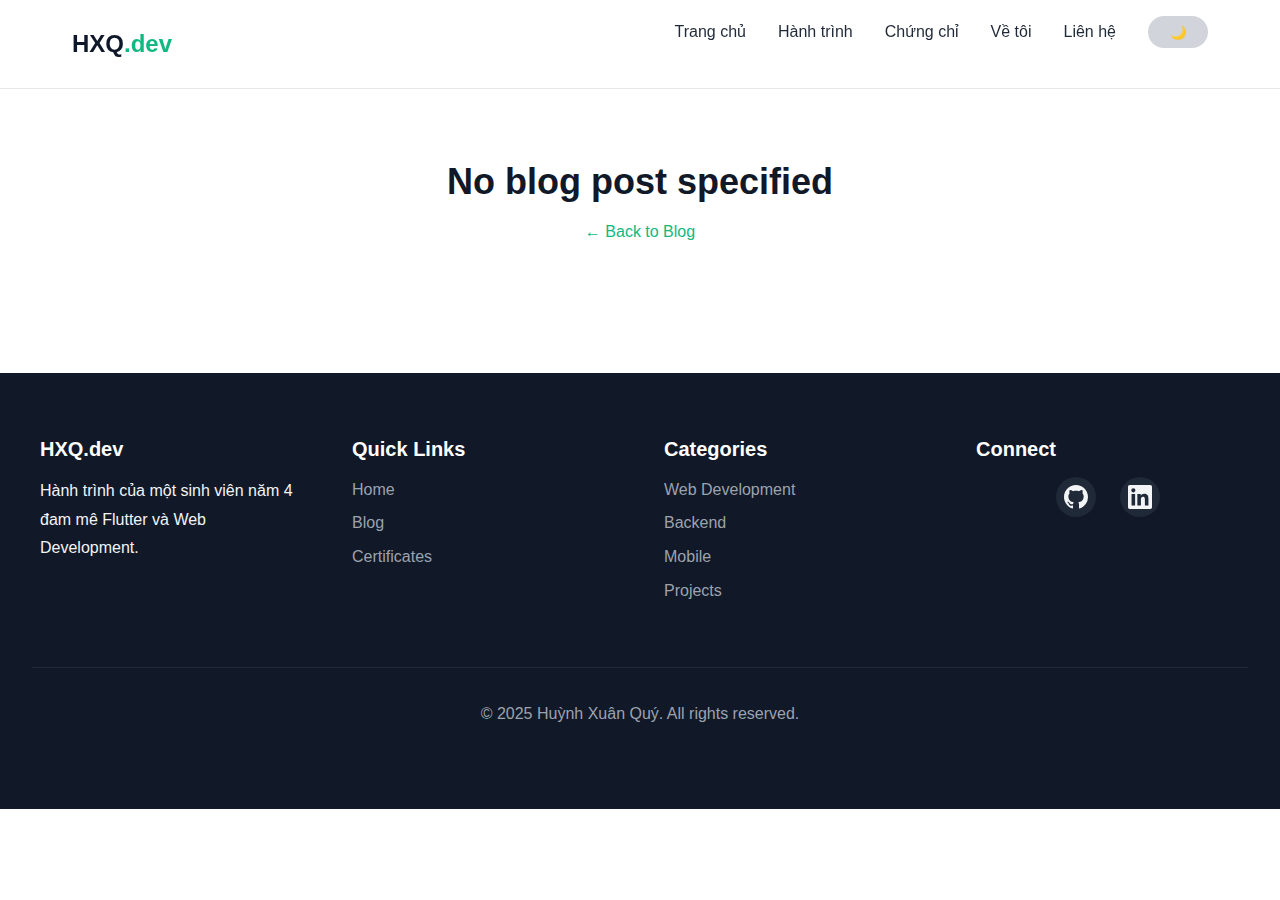
<file: pages/blog-detail.html>
<!DOCTYPE html>
<html lang="vi">
<head>
    <meta charset="UTF-8">
    <meta name="viewport" content="width=device-width, initial-scale=1.0">
    <meta name="description" content="Chi tiết bài viết - Huỳnh Xuân Quý">
    <title>Đang tải bài viết... - Huỳnh Xuân Quý</title>
    <script src="../js/main.js" defer></script>
    <script src="../js/dark-mode.js" defer></script>
    <script src="../js/navigation.js" defer></script>
    <script src="../js/blog-detail-loader.js" defer></script>
    <link rel="stylesheet" href="../css/main.css">
    <link rel="stylesheet" href="../css/components.css">
    <link rel="stylesheet" href="../css/blog.css">
    <link rel="stylesheet" href="../css/dark-mode.css">
</head>
<body>
    <header>
        <nav>
            <a href="../index.html" class="logo">HXQ<span>.dev</span></a>
            <button class="mobile-menu-toggle" aria-label="Toggle menu">☰</button>
            <ul class="nav-links">
                <li><a href="../index.html">Trang chủ</a></li>
                <li><a href="blog.html" class="active">Hành trình</a></li>
                <li><a href="certificates.html">Chứng chỉ</a></li>
                <li><a href="about.html">Về tôi</a></li>
                <li><a href="contact.html">Liên hệ</a></li>
                <li><button class="theme-toggle" aria-label="Toggle dark mode">🌙</button></li>
            </ul>
        </nav>
    </header>

    <article class="blog-detail">
        <header class="blog-detail-header"></header>

        <div class="blog-detail-image"></div>

        <div class="toc">
            <h3 class="toc-title">📋 Nội dung bài viết</h3>
            <ul></ul>
        </div>

        <div class="blog-content">
            <p style="text-align: center; padding: 2rem;">Đang tải nội dung bài viết...</p>
        </div>

        <div class="blog-author">
            <div class="blog-author-avatar">HXQ</div>
            <div class="blog-author-info">
                <h3>Huỳnh Xuân Quý</h3>
                <p>Full-Stack Developer | Chia sẻ kinh nghiệm thực tế về Web & Mobile Development</p>
                <div style="margin-top: 0.5rem;">
                    <a href="about.html" style="color: var(--color-green-primary); font-weight: 600;">Xem thêm về tôi →</a>
                </div>
            </div>
        </div>

        <div class="related-posts">
            <h2 class="related-posts-title">📚 Bài viết liên quan</h2>
            <div class="related-posts-grid"></div>
        </div>
    </article>

   <footer>
        <div class="footer-content">
            <div class="footer-section">
                <h3>HXQ.dev</h3>
                <p>Hành trình của một sinh viên năm 4 đam mê Flutter và Web Development.</p>
            </div>
            
            <div class="footer-section">
                <h3>Quick Links</h3>
                <ul class="footer-links">
                    <li><a href="../index.html">Home</a></li>
                    <li><a href="blog.html">Blog</a></li>
                    <li><a href="certificates.html">Certificates</a></li>
                </ul>
            </div>
            
            <div class="footer-section">
                <h3>Categories</h3>
                <ul class="footer-links">
                    <li><a href="?filter=web">Web Development</a></li>
                    <li><a href="?filter=backend">Backend</a></li>
                    <li><a href="?filter=mobile">Mobile</a></li>
                    <li><a href="?filter=project">Projects</a></li>
                </ul>
            </div>
            
            <div class="footer-section">
                <h3>Connect</h3>
                <div class="social-links">
                    <a href="https://github.com" target="_blank" aria-label="GitHub">
                        <svg width="24" height="24" fill="currentColor" viewBox="0 0 24 24">
                            <path d="M12 0C5.37 0 0 5.37 0 12c0 5.31 3.435 9.795 8.205 11.385.6.105.825-.255.825-.57 0-.285-.015-1.23-.015-2.235-3.015.555-3.795-.735-4.035-1.41-.135-.345-.72-1.41-1.23-1.695-.42-.225-1.02-.78-.015-.795.945-.015 1.62.87 1.845 1.23 1.08 1.815 2.805 1.305 3.495.99.105-.78.42-1.305.765-1.605-2.67-.3-5.46-1.335-5.46-5.925 0-1.305.465-2.385 1.23-3.225-.12-.3-.54-1.53.12-3.18 0 0 1.005-.315 3.3 1.23.96-.27 1.98-.405 3-.405s2.04.135 3 .405c2.295-1.56 3.3-1.23 3.3-1.23.66 1.65.24 2.88.12 3.18.765.84 1.23 1.905 1.23 3.225 0 4.605-2.805 5.625-5.475 5.925.435.375.81 1.095.81 2.22 0 1.605-.015 2.895-.015 3.3 0 .315.225.69.825.57A12.02 12.02 0 0024 12c0-6.63-5.37-12-12-12z"/>
                        </svg>
                    </a>
                    <a href="https://linkedin.com" target="_blank" aria-label="LinkedIn">
                        <svg width="24" height="24" fill="currentColor" viewBox="0 0 24 24">
                            <path d="M20.447 20.452h-3.554v-5.569c0-1.328-.027-3.037-1.852-3.037-1.853 0-2.136 1.445-2.136 2.939v5.667H9.351V9h3.414v1.561h.046c.477-.9 1.637-1.85 3.37-1.85 3.601 0 4.267 2.37 4.267 5.455v6.286zM5.337 7.433c-1.144 0-2.063-.926-2.063-2.065 0-1.138.92-2.063 2.063-2.063 1.14 0 2.064.925 2.064 2.063 0 1.139-.925 2.065-2.064 2.065zm1.782 13.019H3.555V9h3.564v11.452zM22.225 0H1.771C.792 0 0 .774 0 1.729v20.542C0 23.227.792 24 1.771 24h20.451C23.2 24 24 23.227 24 22.271V1.729C24 .774 23.2 0 22.222 0h.003z"/>
                        </svg>
                    </a>
                </div>
            </div>
        </div>
        
        <div class="footer-bottom">
            <p>&copy; 2025 Huỳnh Xuân Quý. All rights reserved.</p>
        </div>
    </footer>

</body>
</html>
</file>
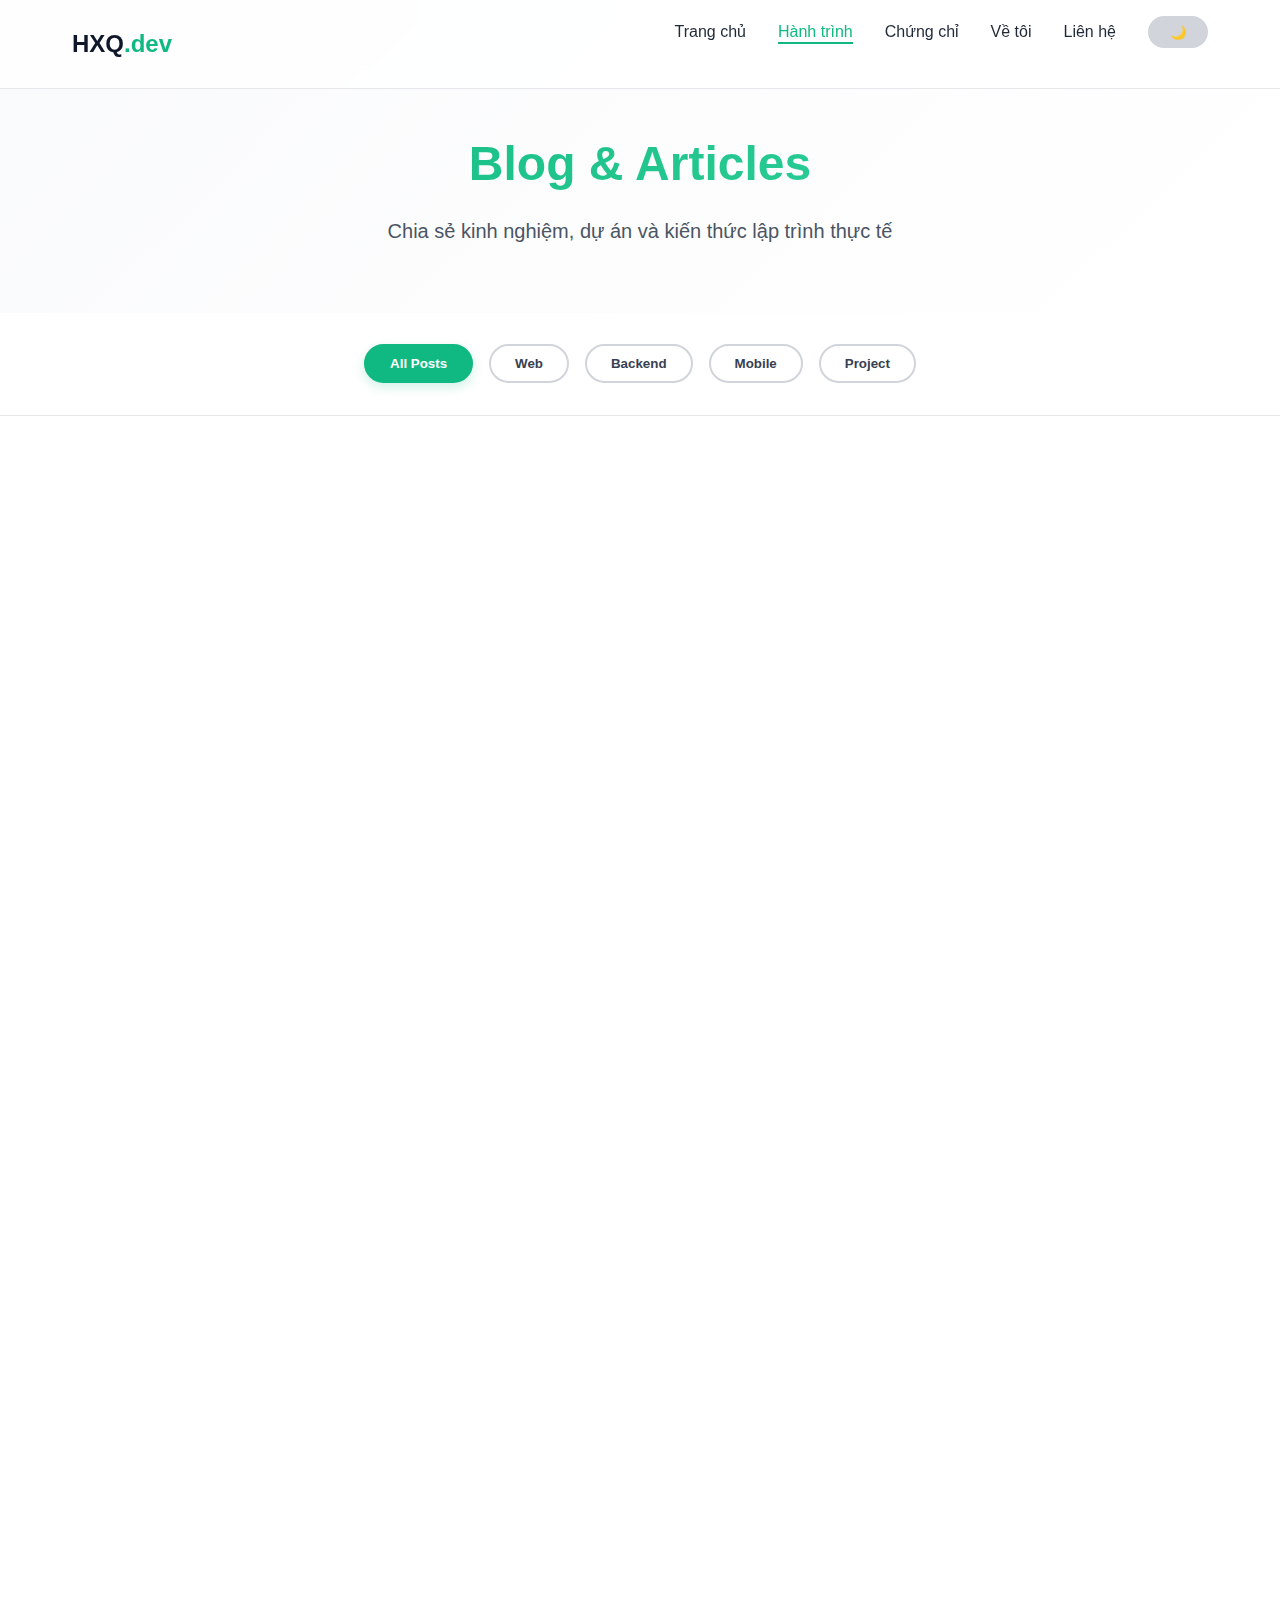
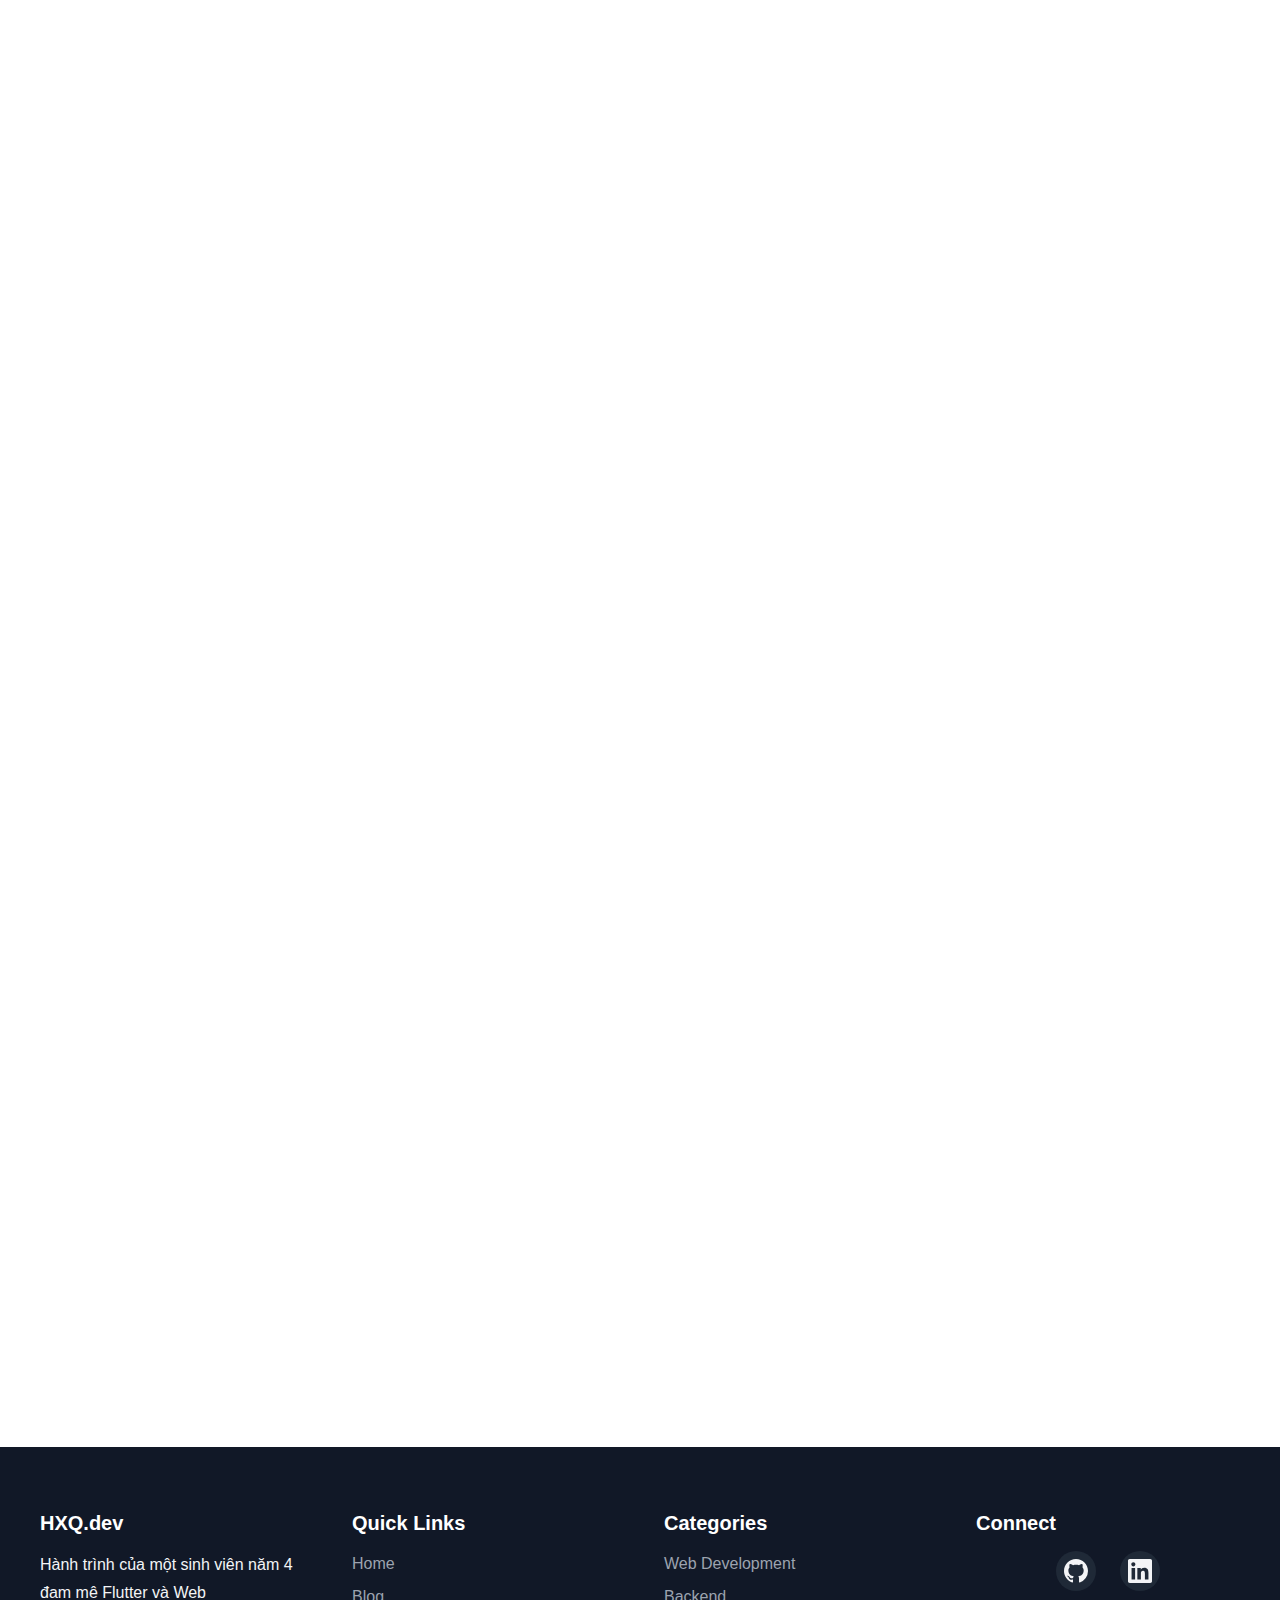
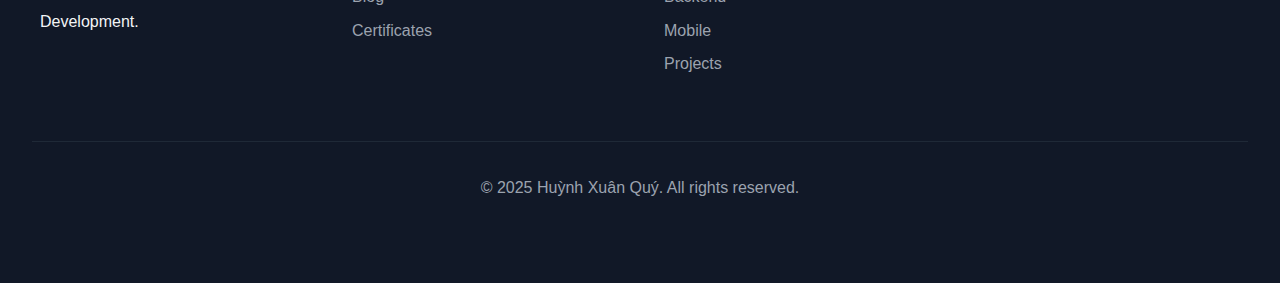
<file: pages/blog.html>
<!DOCTYPE html>
<html lang="vi">
<head>
    <meta charset="UTF-8">
    <meta name="viewport" content="width=device-width, initial-scale=1.0">
    <meta name="description" content="Blog cá nhân chia sẻ kinh nghiệm lập trình, dự án và kiến thức về Web, Backend, Mobile Development">
    <title>Blog - Huỳnh Xuân Quý</title>
    
    <!-- CSS -->
    <link rel="stylesheet" href="../css/main.css">
    <link rel="stylesheet" href="../css/components.css">
    <link rel="stylesheet" href="../css/blog.css">
    <link rel="stylesheet" href="../css/dark-mode.css">
</head>
<body>
    <!-- Header -->
    <header>
        <nav>
            <a href="index.html" class="logo">HXQ<span>.dev</span></a>
            <button class="mobile-menu-toggle" aria-label="Toggle menu">☰</button>
            <ul class="nav-links">
                <li><a href="../index.html" class="active">Trang chủ</a></li>
                <li><a href="blog.html">Hành trình</a></li>
                <li><a href="certificates.html">Chứng chỉ</a></li>
                <li><a href="about.html">Về tôi</a></li>
                <li><a href="contact.html">Liên hệ</a></li>
                <li><button class="theme-toggle" aria-label="Toggle dark mode">🌙</button></li>
            </ul>
        </nav>
    </header>

    <!-- Hero Section -->
    <section class="blog-hero">
        <div class="container">
            <h1>Blog & Articles</h1>
            <p style="font-size: 1.25rem; color: var(--color-gray-600); max-width: 600px; margin: 0 auto;">
                Chia sẻ kinh nghiệm, dự án và kiến thức lập trình thực tế
            </p>
        </div>
    </section>

    <!-- Filter Section -->
    <div class="blog-filter">
        <button class="filter-btn active" data-filter="all">All Posts</button>
        <button class="filter-btn" data-filter="web">Web</button>
        <button class="filter-btn" data-filter="backend">Backend</button>
        <button class="filter-btn" data-filter="mobile">Mobile</button>
        <button class="filter-btn" data-filter="project">Project</button>
    </div>

    <!-- Blog Grid -->
    <div class="blog-grid">
        <!-- Blog posts will be dynamically loaded here -->
        <div style="grid-column: 1 / -1; text-align: center; padding: 3rem;">
            <div class="loading-spinner" style="margin: 0 auto;"></div>
            <p style="margin-top: 1rem; color: var(--color-gray-600);">Loading posts...</p>
        </div>
    </div>

    <!-- Footer -->
    <footer>
        <div class="footer-content">
            <div class="footer-section">
                <h3>HXQ.dev</h3>
                <p>Hành trình của một sinh viên năm 4 đam mê Flutter và Web Development.</p>
            </div>
            
            <div class="footer-section">
                <h3>Quick Links</h3>
                <ul class="footer-links">
                    <li><a href="../index.html">Home</a></li>
                    <li><a href="blog.html">Blog</a></li>
                    <li><a href="certificates.html">Certificates</a></li>
                </ul>
            </div>
            
            <div class="footer-section">
                <h3>Categories</h3>
                <ul class="footer-links">
                    <li><a href="?filter=web">Web Development</a></li>
                    <li><a href="?filter=backend">Backend</a></li>
                    <li><a href="?filter=mobile">Mobile</a></li>
                    <li><a href="?filter=project">Projects</a></li>
                </ul>
            </div>
            
            <div class="footer-section">
                <h3>Connect</h3>
                <div class="social-links">
                    <a href="https://github.com" target="_blank" aria-label="GitHub">
                        <svg width="24" height="24" fill="currentColor" viewBox="0 0 24 24">
                            <path d="M12 0C5.37 0 0 5.37 0 12c0 5.31 3.435 9.795 8.205 11.385.6.105.825-.255.825-.57 0-.285-.015-1.23-.015-2.235-3.015.555-3.795-.735-4.035-1.41-.135-.345-.72-1.41-1.23-1.695-.42-.225-1.02-.78-.015-.795.945-.015 1.62.87 1.845 1.23 1.08 1.815 2.805 1.305 3.495.99.105-.78.42-1.305.765-1.605-2.67-.3-5.46-1.335-5.46-5.925 0-1.305.465-2.385 1.23-3.225-.12-.3-.54-1.53.12-3.18 0 0 1.005-.315 3.3 1.23.96-.27 1.98-.405 3-.405s2.04.135 3 .405c2.295-1.56 3.3-1.23 3.3-1.23.66 1.65.24 2.88.12 3.18.765.84 1.23 1.905 1.23 3.225 0 4.605-2.805 5.625-5.475 5.925.435.375.81 1.095.81 2.22 0 1.605-.015 2.895-.015 3.3 0 .315.225.69.825.57A12.02 12.02 0 0024 12c0-6.63-5.37-12-12-12z"/>
                        </svg>
                    </a>
                    <a href="https://linkedin.com" target="_blank" aria-label="LinkedIn">
                        <svg width="24" height="24" fill="currentColor" viewBox="0 0 24 24">
                            <path d="M20.447 20.452h-3.554v-5.569c0-1.328-.027-3.037-1.852-3.037-1.853 0-2.136 1.445-2.136 2.939v5.667H9.351V9h3.414v1.561h.046c.477-.9 1.637-1.85 3.37-1.85 3.601 0 4.267 2.37 4.267 5.455v6.286zM5.337 7.433c-1.144 0-2.063-.926-2.063-2.065 0-1.138.92-2.063 2.063-2.063 1.14 0 2.064.925 2.064 2.063 0 1.139-.925 2.065-2.064 2.065zm1.782 13.019H3.555V9h3.564v11.452zM22.225 0H1.771C.792 0 0 .774 0 1.729v20.542C0 23.227.792 24 1.771 24h20.451C23.2 24 24 23.227 24 22.271V1.729C24 .774 23.2 0 22.222 0h.003z"/>
                        </svg>
                    </a>
                </div>
            </div>
        </div>
        
        <div class="footer-bottom">
            <p>&copy; 2025 Huỳnh Xuân Quý. All rights reserved.</p>
        </div>
    </footer>

    <!-- JavaScript -->
    <script src="../js/main.js"></script>
    <script src="../js/dark-mode.js"></script>
    <script src="../js/navigation.js"></script>
    <script src="../js/blog-filter.js"></script>
</body>
</html>
</file>
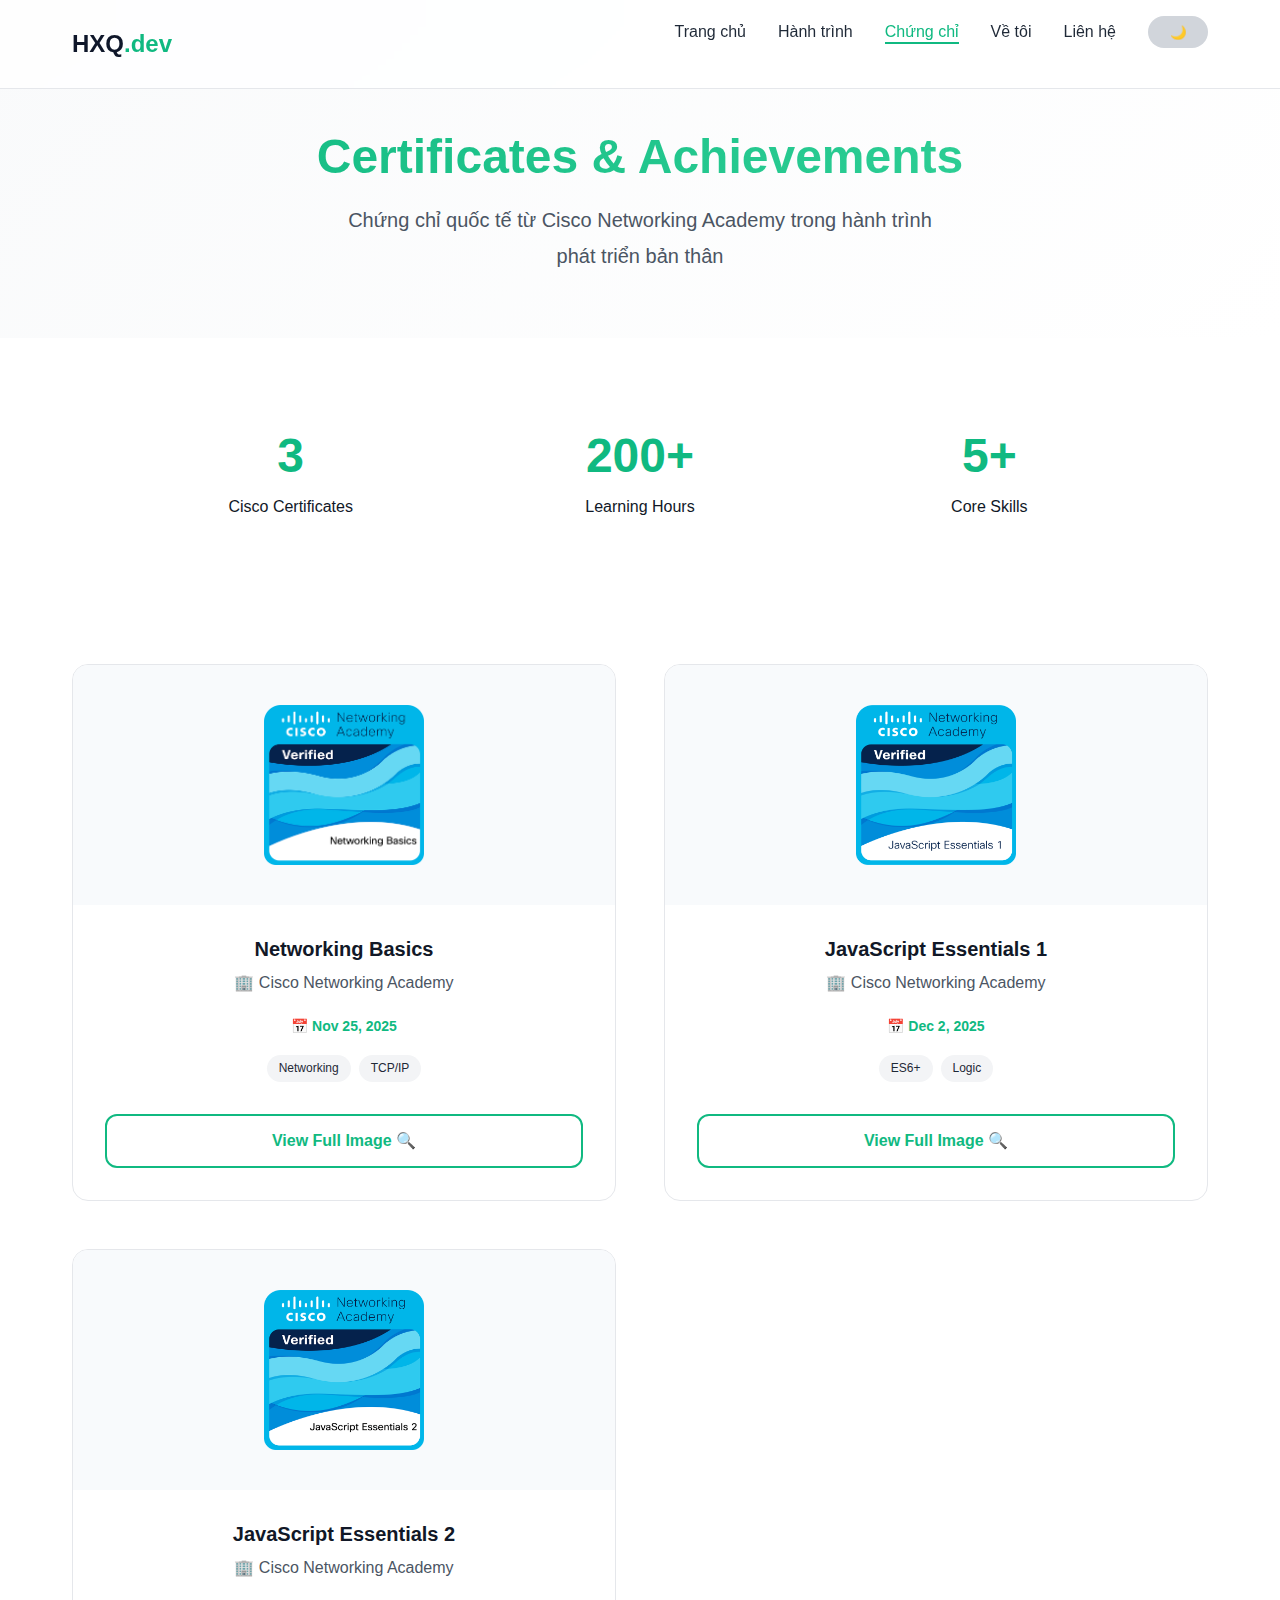
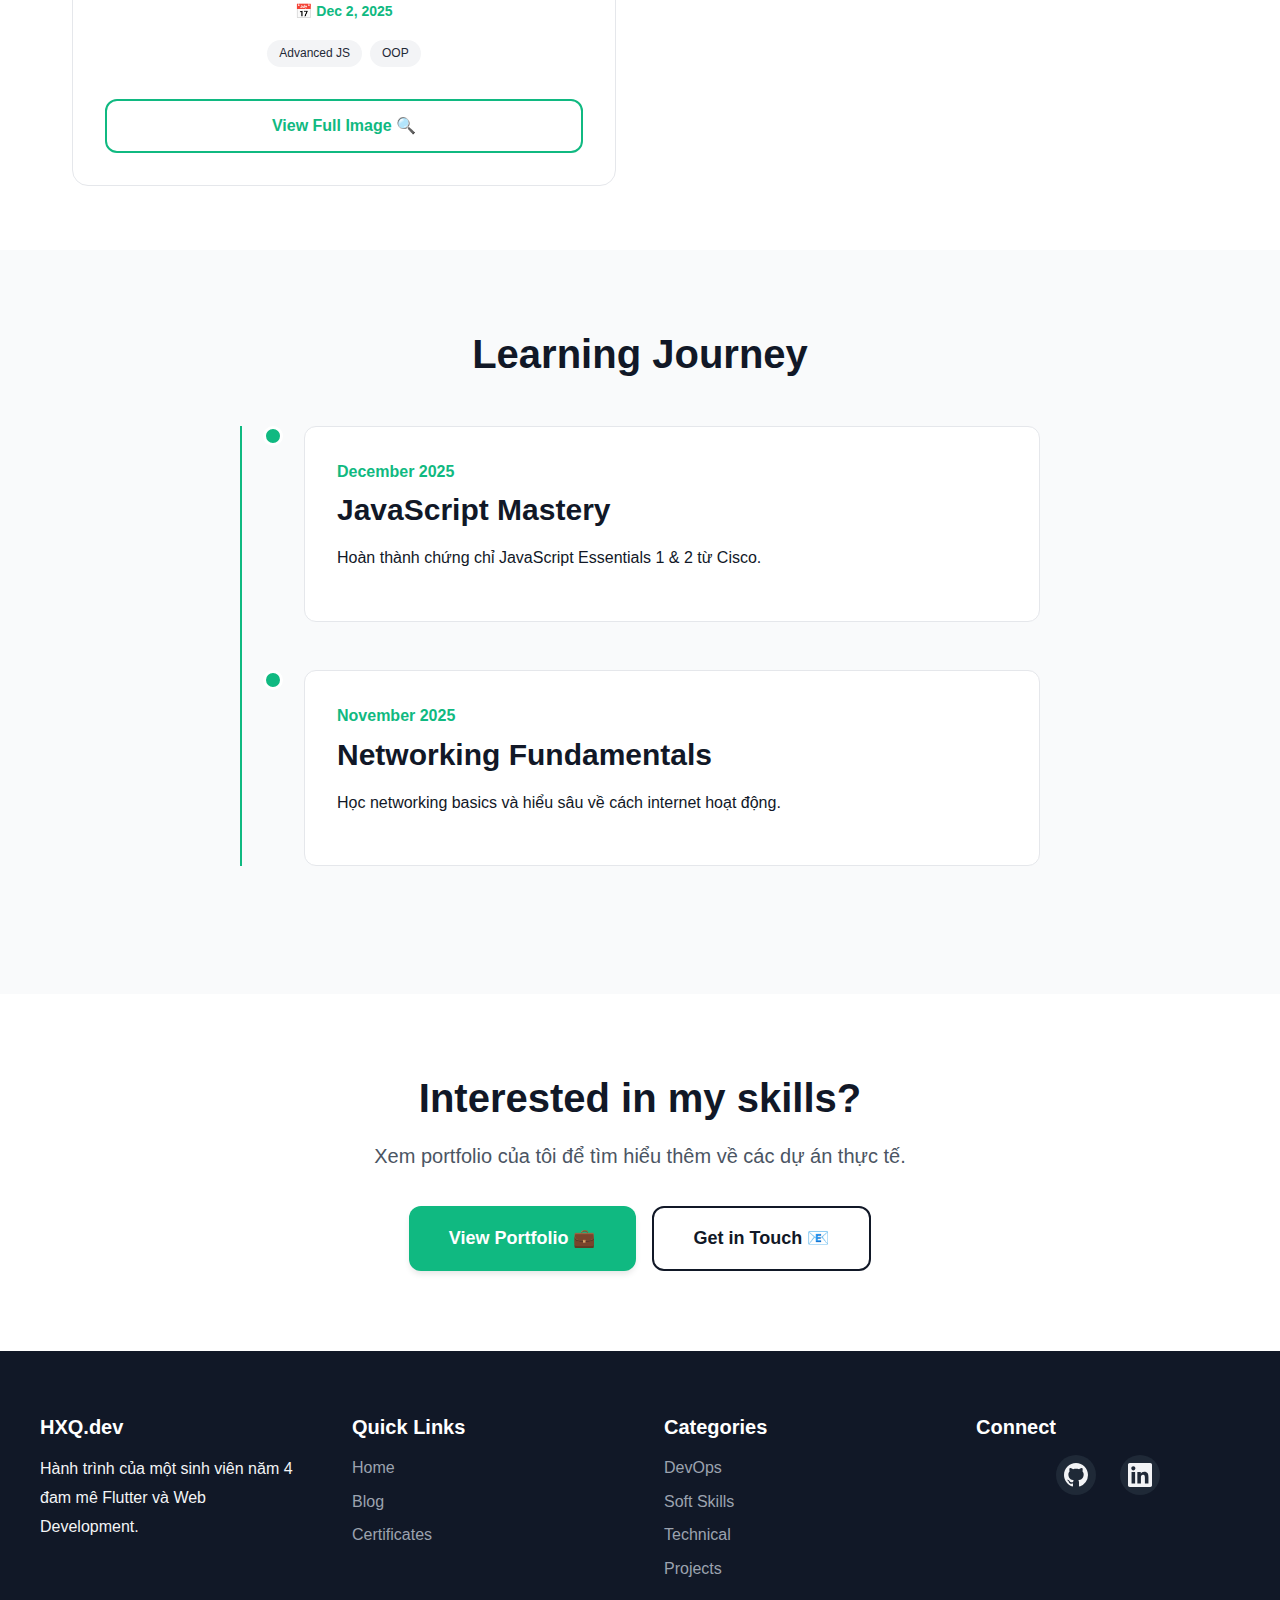
<file: pages/certificates.html>
<!DOCTYPE html>
<html lang="vi">
<head>
    <meta charset="UTF-8">
    <meta name="viewport" content="width=device-width, initial-scale=1.0">
    <meta name="description" content="Chứng chỉ và thành tích của Huỳnh Xuân Quý">
    <title>Certificates - Huỳnh Xuân Quý</title>
    
    <link rel="stylesheet" href="../css/main.css">
    <link rel="stylesheet" href="../css/components.css">
    <link rel="stylesheet" href="../css/dark-mode.css">
    
    <style>
        .certificates-hero {
            padding: 8rem 2rem 4rem;
            text-align: center;
            background: linear-gradient(135deg, var(--color-gray-50) 0%, var(--color-white) 100%);
        }
        
        body.dark-mode .certificates-hero {
            background: linear-gradient(135deg, var(--color-gray-900) 0%, var(--color-dark-bg) 100%);
        }
        
        .certificates-hero h1 {
            font-size: var(--font-size-5xl);
            margin-bottom: var(--spacing-md);
            background: linear-gradient(135deg, var(--color-green-primary), var(--color-green-secondary));
            -webkit-background-clip: text;
            -webkit-text-fill-color: transparent;
            background-clip: text;
        }
        
        .certificates-grid {
            display: grid;
            grid-template-columns: repeat(auto-fill, minmax(350px, 1fr));
            gap: var(--spacing-2xl);
            padding: var(--spacing-3xl) var(--spacing-xl);
            max-width: 1200px;
            margin: 0 auto;
        }
        
        @media (max-width: 768px) {
            .certificates-grid {
                grid-template-columns: 1fr;
            }
        }
        
        /* Certificate Card Style */
        .certificate-card {
            background: var(--color-white);
            border: 1px solid var(--color-gray-200);
            border-radius: var(--radius-xl);
            overflow: hidden;
            transition: var(--transition-base);
            display: flex;
            flex-direction: column;
            height: 100%;
        }
        
        body.dark-mode .certificate-card {
            background: var(--color-gray-900);
            border-color: var(--color-gray-800);
        }

        .cert-media-container {
            position: relative;
            width: 100%;
            height: 240px;
            background: #f8fafc;
            display: flex;
            align-items: center;
            justify-content: center;
            overflow: hidden;
        }

        body.dark-mode .cert-media-container { background: #0f172a; }

        .cert-badge-img {
            width: 160px;
            height: auto;
            z-index: 2;
            transition: transform 0.5s ease, opacity 0.4s ease;
        }

        .cert-real-img {
            position: absolute;
            top: 0;
            left: 0;
            width: 100%;
            height: 100%;
            object-fit: contain;
            opacity: 0;
            transition: opacity 0.5s ease, transform 0.5s ease;
            transform: scale(1.1);
            background: #fff;
        }

        .certificate-card:hover {
            transform: translateY(-8px);
            box-shadow: var(--shadow-xl);
            border-color: var(--color-green-primary);
        }

        .certificate-card:hover .cert-badge-img { opacity: 0; transform: scale(0.8); }
        .certificate-card:hover .cert-real-img { opacity: 1; transform: scale(1); }

        .cert-content {
            padding: var(--spacing-xl);
            text-align: center;
            flex-grow: 1;
            display: flex;
            flex-direction: column;
        }
        
        .certificate-title {
            font-size: var(--font-size-xl);
            font-weight: 700;
            margin-bottom: var(--spacing-sm);
            color: var(--color-gray-900);
        }
        
        body.dark-mode .certificate-title { color: var(--color-white); }
        
        .certificate-issuer { color: var(--color-gray-600); font-size: var(--font-size-base); margin-bottom: var(--spacing-md); }
        .certificate-date { color: var(--color-green-primary); font-size: var(--font-size-sm); font-weight: 600; margin-bottom: var(--spacing-md); }

        .certificate-skills {
            display: flex;
            flex-wrap: wrap;
            gap: 0.5rem;
            justify-content: center;
            margin-top: auto;
        }
        
        .skill-badge {
            padding: 0.25rem 0.75rem;
            background: var(--color-gray-100);
            color: var(--color-gray-800);
            border-radius: var(--radius-full);
            font-size: var(--font-size-xs);
            font-weight: 500;
        }
        
        body.dark-mode .skill-badge { background: var(--color-gray-800); color: var(--color-gray-300); }
        
        .certificate-cta {
            margin-top: var(--spacing-xl);
            display: inline-flex;
            align-items: center;
            justify-content: center;
            gap: 0.5rem;
            padding: 0.75rem 1rem;
            background: transparent;
            border: 2px solid var(--color-green-primary);
            color: var(--color-green-primary);
            border-radius: var(--radius-lg);
            font-weight: 600;
            text-decoration: none;
            transition: var(--transition-base);
        }
        
        .certificate-cta:hover { background: var(--color-green-primary); color: var(--color-white); }

        /* Timeline & Other Sections CSS */
        .timeline-section { padding: var(--spacing-4xl) var(--spacing-xl); background: var(--color-gray-50); }
        body.dark-mode .timeline-section { background: var(--color-gray-900); }
        .timeline { max-width: 800px; margin: 0 auto; position: relative; padding-left: 2rem; }
        .timeline::before { content: ''; position: absolute; left: 0; top: 0; bottom: 0; width: 2px; background: var(--color-green-primary); }
        .timeline-item { position: relative; margin-bottom: var(--spacing-2xl); padding-left: var(--spacing-xl); }
        .timeline-marker { position: absolute; left: -9px; top: 0; width: 20px; height: 20px; background: var(--color-green-primary); border-radius: var(--radius-full); border: 3px solid var(--color-white); }
        body.dark-mode .timeline-marker { border-color: var(--color-dark-bg); }
        .timeline-content { background: var(--color-white); padding: var(--spacing-xl); border-radius: var(--radius-lg); border: 1px solid var(--color-gray-200); }
        body.dark-mode .timeline-content { background: var(--color-gray-800); border-color: var(--color-gray-700); }
        .timeline-date { color: var(--color-green-primary); font-weight: 600; margin-bottom: var(--spacing-sm); }
        
        .stats-section { padding: var(--spacing-4xl) var(--spacing-xl); text-align: center; }
        .stats-grid { display: grid; grid-template-columns: repeat(auto-fit, minmax(200px, 1fr)); gap: var(--spacing-2xl); max-width: 1000px; margin: 0 auto; }
        .stat-number { font-size: var(--font-size-5xl); font-weight: 800; color: var(--color-green-primary); }
    </style>
</head>
<body>
    <header>
        <nav>
            <a href="index.html" class="logo">HXQ<span>.dev</span></a>
            <button class="mobile-menu-toggle" aria-label="Toggle menu">☰</button>
            <ul class="nav-links">
                <li><a href="../index.html" class="active">Trang chủ</a></li>
                <li><a href="blog.html">Hành trình</a></li>
                <li><a href="certificates.html">Chứng chỉ</a></li>
                <li><a href="about.html">Về tôi</a></li>
                <li><a href="contact.html">Liên hệ</a></li>
                <li><button class="theme-toggle" aria-label="Toggle dark mode">🌙</button></li>
            </ul>
        </nav>
    </header>

    <section class="certificates-hero">
        <div class="container">
            <h1>Certificates & Achievements</h1>
            <p style="font-size: 1.25rem; color: var(--color-gray-600); max-width: 600px; margin: 0 auto;">
                Chứng chỉ quốc tế từ Cisco Networking Academy trong hành trình phát triển bản thân
            </p>
        </div>
    </section>

    <section class="stats-section">
        <div class="stats-grid">
            <div class="stat-box">
                <div class="stat-number">3</div>
                <div class="stat-label">Cisco Certificates</div>
            </div>
            <div class="stat-box">
                <div class="stat-number">200+</div>
                <div class="stat-label">Learning Hours</div>
            </div>
            <div class="stat-box">
                <div class="stat-number">5+</div>
                <div class="stat-label">Core Skills</div>
            </div>
        </div>
    </section>

    <div class="certificates-grid">
        <article class="certificate-card">
            <div class="cert-media-container">
                <img src="../assets/images/certificates/networking-basics.png" alt="Networking Badge" class="cert-badge-img">
                <img src="../assets/images/certificates/NetworkingBasics.png" alt="Networking Certificate" class="cert-real-img">
            </div>
            <div class="cert-content">
                <h3 class="certificate-title">Networking Basics</h3>
                <p class="certificate-issuer">🏢 Cisco Networking Academy</p>
                <p class="certificate-date">📅 Nov 25, 2025</p>
                <div class="certificate-skills">
                    <span class="skill-badge">Networking</span>
                    <span class="skill-badge">TCP/IP</span>
                </div>
                <a href="../assets/images/certificates/NetworkingBasics.png" target="_blank" class="certificate-cta">View Full Image 🔍</a>
            </div>
        </article>

        <article class="certificate-card">
            <div class="cert-media-container">
                <img src="../assets/images/certificates/javascript-essentials-1.png" alt="JS 1 Badge" class="cert-badge-img">
                <img src="../assets/images/certificates/JavaScriptEssentials1.png" alt="JS 1 Certificate" class="cert-real-img">
            </div>
            <div class="cert-content">
                <h3 class="certificate-title">JavaScript Essentials 1</h3>
                <p class="certificate-issuer">🏢 Cisco Networking Academy</p>
                <p class="certificate-date">📅 Dec 2, 2025</p>
                <div class="certificate-skills">
                    <span class="skill-badge">ES6+</span>
                    <span class="skill-badge">Logic</span>
                </div>
                <a href="../assets/images/certificates/JavaScriptEssentials1.png" target="_blank" class="certificate-cta">View Full Image 🔍</a>
            </div>
        </article>

        <article class="certificate-card">
            <div class="cert-media-container">
                <img src="../assets/images/certificates/javascript-essentials-2.png" alt="JS 2 Badge" class="cert-badge-img">
                <img src="../assets/images/certificates/JavaScriptEssentials2.png" alt="JS 2 Certificate" class="cert-real-img">
            </div>
            <div class="cert-content">
                <h3 class="certificate-title">JavaScript Essentials 2</h3>
                <p class="certificate-issuer">🏢 Cisco Networking Academy</p>
                <p class="certificate-date">📅 Dec 2, 2025</p>
                <div class="certificate-skills">
                    <span class="skill-badge">Advanced JS</span>
                    <span class="skill-badge">OOP</span>
                </div>
                <a href="../assets/images/certificates/JavaScriptEssentials2.png" target="_blank" class="certificate-cta">View Full Image 🔍</a>
            </div>
        </article>
    </div>

    <section class="timeline-section">
        <div class="container">
            <h2 style="text-align: center; font-size: 2.5rem; margin-bottom: 3rem;">Learning Journey</h2>
            <div class="timeline">
                <div class="timeline-item">
                    <div class="timeline-marker"></div>
                    <div class="timeline-content">
                        <div class="timeline-date">December 2025</div>
                        <h3>JavaScript Mastery</h3>
                        <p>Hoàn thành chứng chỉ JavaScript Essentials 1 & 2 từ Cisco.</p>
                    </div>
                </div>
                <div class="timeline-item">
                    <div class="timeline-marker"></div>
                    <div class="timeline-content">
                        <div class="timeline-date">November 2025</div>
                        <h3>Networking Fundamentals</h3>
                        <p>Học networking basics và hiểu sâu về cách internet hoạt động.</p>
                    </div>
                </div>
            </div>
        </div>
    </section>

    <section style="padding: 5rem 2rem; text-align: center;">
        <div class="container">
            <h2 style="font-size: 2.5rem; margin-bottom: 1rem;">Interested in my skills?</h2>
            <p style="font-size: 1.25rem; color: var(--color-gray-600); margin-bottom: 2rem;">
                Xem portfolio của tôi để tìm hiểu thêm về các dự án thực tế.
            </p>
            <div style="display: flex; gap: 1rem; justify-content: center; flex-wrap: wrap;">
                <a href="portfolio.html" class="btn btn-primary btn-lg">View Portfolio 💼</a>
                <a href="contact.html" class="btn btn-secondary btn-lg">Get in Touch 📧</a>
            </div>
        </div>
    </section>
<footer>
        <div class="footer-content">
            <div class="footer-section">
                <h3>HXQ.dev</h3>
                <p>Hành trình của một sinh viên năm 4 đam mê Flutter và Web Development.</p>
            </div>
            
            <div class="footer-section">
                <h3>Quick Links</h3>
                <ul class="footer-links">
                    <li><a href="../index.html">Home</a></li>
                    <li><a href="blog.html">Blog</a></li>
                    <li><a href="certificates.html">Certificates</a></li>
                </ul>
            </div>
            
            <div class="footer-section">
                <h3>Categories</h3>
                <ul class="footer-links">
                    <li><a href="?filter=DevOps">DevOps</a></li>
                    <li><a href="?filter=Soft Skills">Soft Skills</a></li>
                    <li><a href="?filter=Technical">Technical</a></li>
                    <li><a href="?filter=project">Projects</a></li>
                </ul>
            </div>
            
            <div class="footer-section">
                <h3>Connect</h3>
                <div class="social-links">
                    <a href="https://github.com/Quybii" target="_blank" aria-label="GitHub">
                        <svg width="24" height="24" fill="currentColor" viewBox="0 0 24 24">
                            <path d="M12 0C5.37 0 0 5.37 0 12c0 5.31 3.435 9.795 8.205 11.385.6.105.825-.255.825-.57 0-.285-.015-1.23-.015-2.235-3.015.555-3.795-.735-4.035-1.41-.135-.345-.72-1.41-1.23-1.695-.42-.225-1.02-.78-.015-.795.945-.015 1.62.87 1.845 1.23 1.08 1.815 2.805 1.305 3.495.99.105-.78.42-1.305.765-1.605-2.67-.3-5.46-1.335-5.46-5.925 0-1.305.465-2.385 1.23-3.225-.12-.3-.54-1.53.12-3.18 0 0 1.005-.315 3.3 1.23.96-.27 1.98-.405 3-.405s2.04.135 3 .405c2.295-1.56 3.3-1.23 3.3-1.23.66 1.65.24 2.88.12 3.18.765.84 1.23 1.905 1.23 3.225 0 4.605-2.805 5.625-5.475 5.925.435.375.81 1.095.81 2.22 0 1.605-.015 2.895-.015 3.3 0 .315.225.69.825.57A12.02 12.02 0 0024 12c0-6.63-5.37-12-12-12z"/>
                        </svg>
                    </a>
                    <a href="https://www.linkedin.com/in/hu%E1%BB%B3nh-xu%C3%A2n-qu%C3%BD-a96b933a2/" target="_blank" aria-label="LinkedIn">
                        <svg width="24" height="24" fill="currentColor" viewBox="0 0 24 24">
                            <path d="M20.447 20.452h-3.554v-5.569c0-1.328-.027-3.037-1.852-3.037-1.853 0-2.136 1.445-2.136 2.939v5.667H9.351V9h3.414v1.561h.046c.477-.9 1.637-1.85 3.37-1.85 3.601 0 4.267 2.37 4.267 5.455v6.286zM5.337 7.433c-1.144 0-2.063-.926-2.063-2.065 0-1.138.92-2.063 2.063-2.063 1.14 0 2.064.925 2.064 2.063 0 1.139-.925 2.065-2.064 2.065zm1.782 13.019H3.555V9h3.564v11.452zM22.225 0H1.771C.792 0 0 .774 0 1.729v20.542C0 23.227.792 24 1.771 24h20.451C23.2 24 24 23.227 24 22.271V1.729C24 .774 23.2 0 22.222 0h.003z"/>
                        </svg>
                    </a>
                </div>
            </div>
        </div>


    <script src="../js/main.js"></script>
    <script src="../js/dark-mode.js"></script>
    <script src="../js/navigation.js"></script>
</body>
</html>
</file>
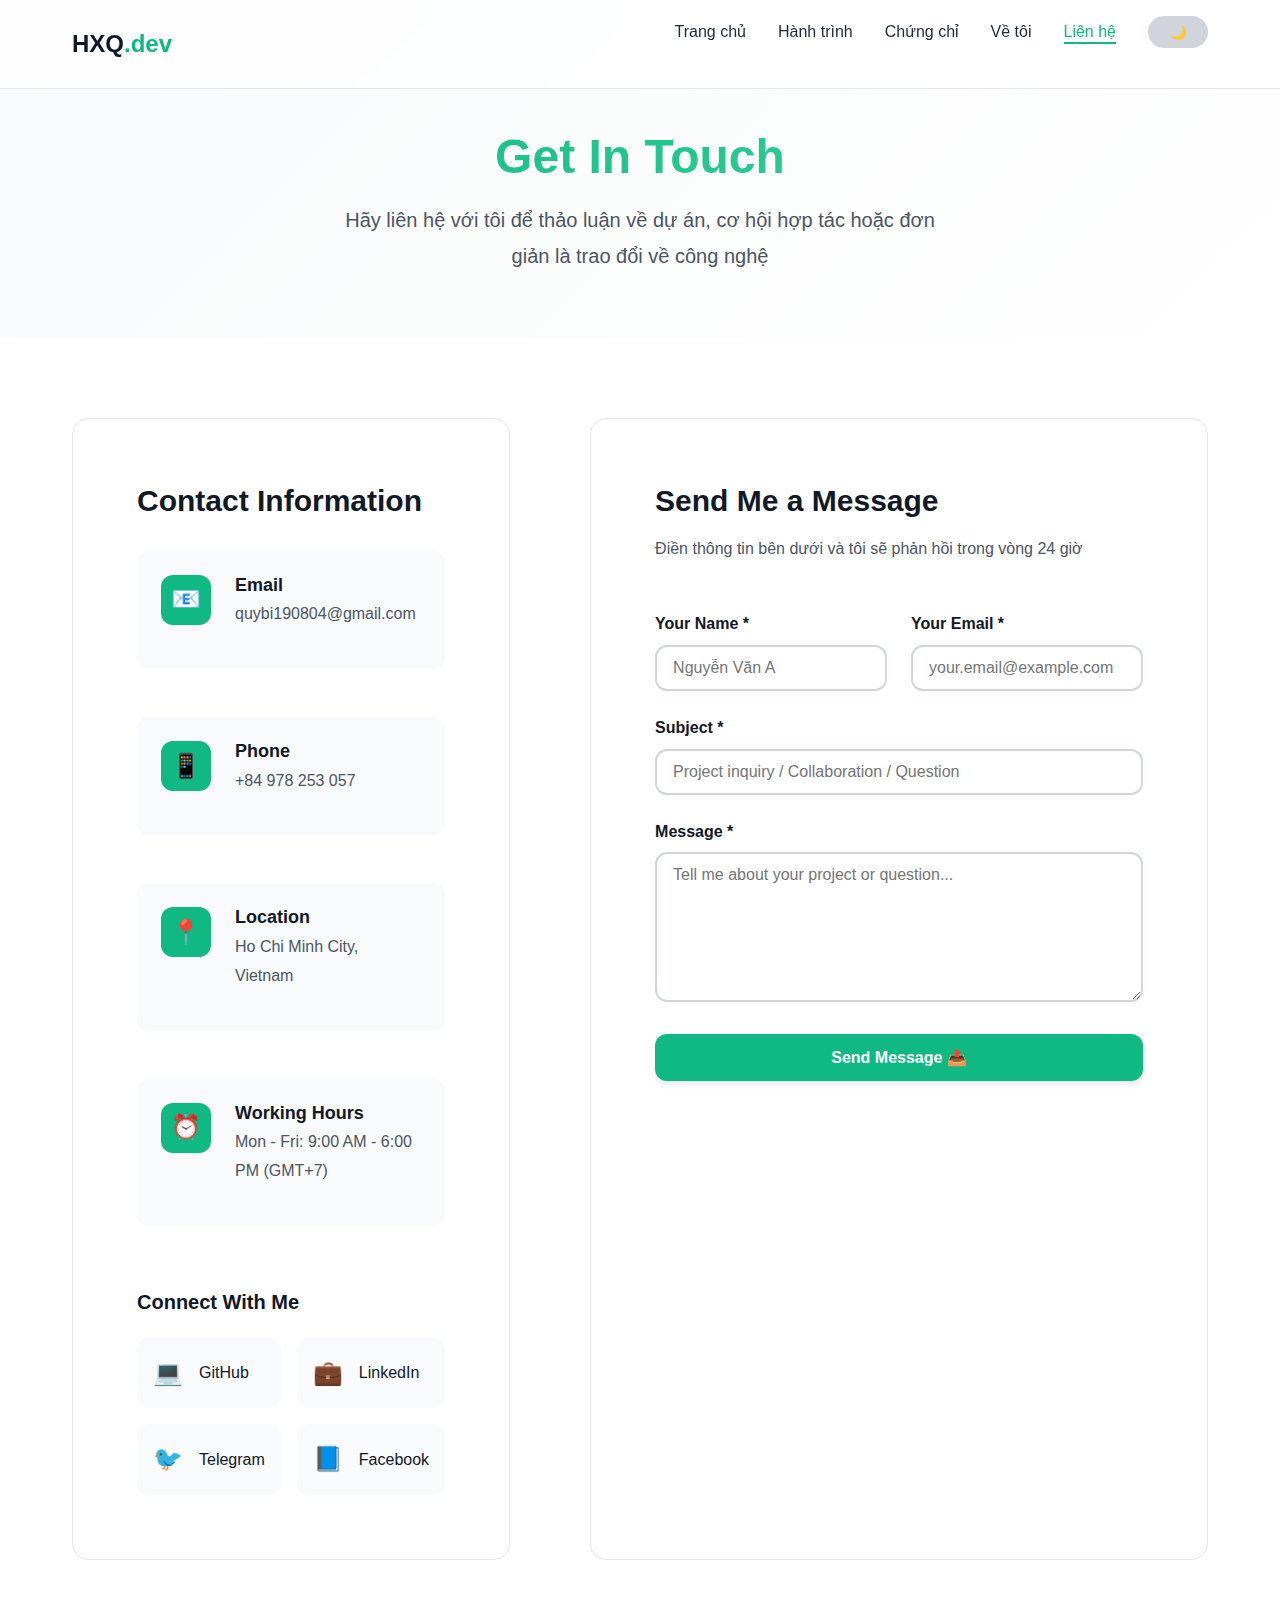
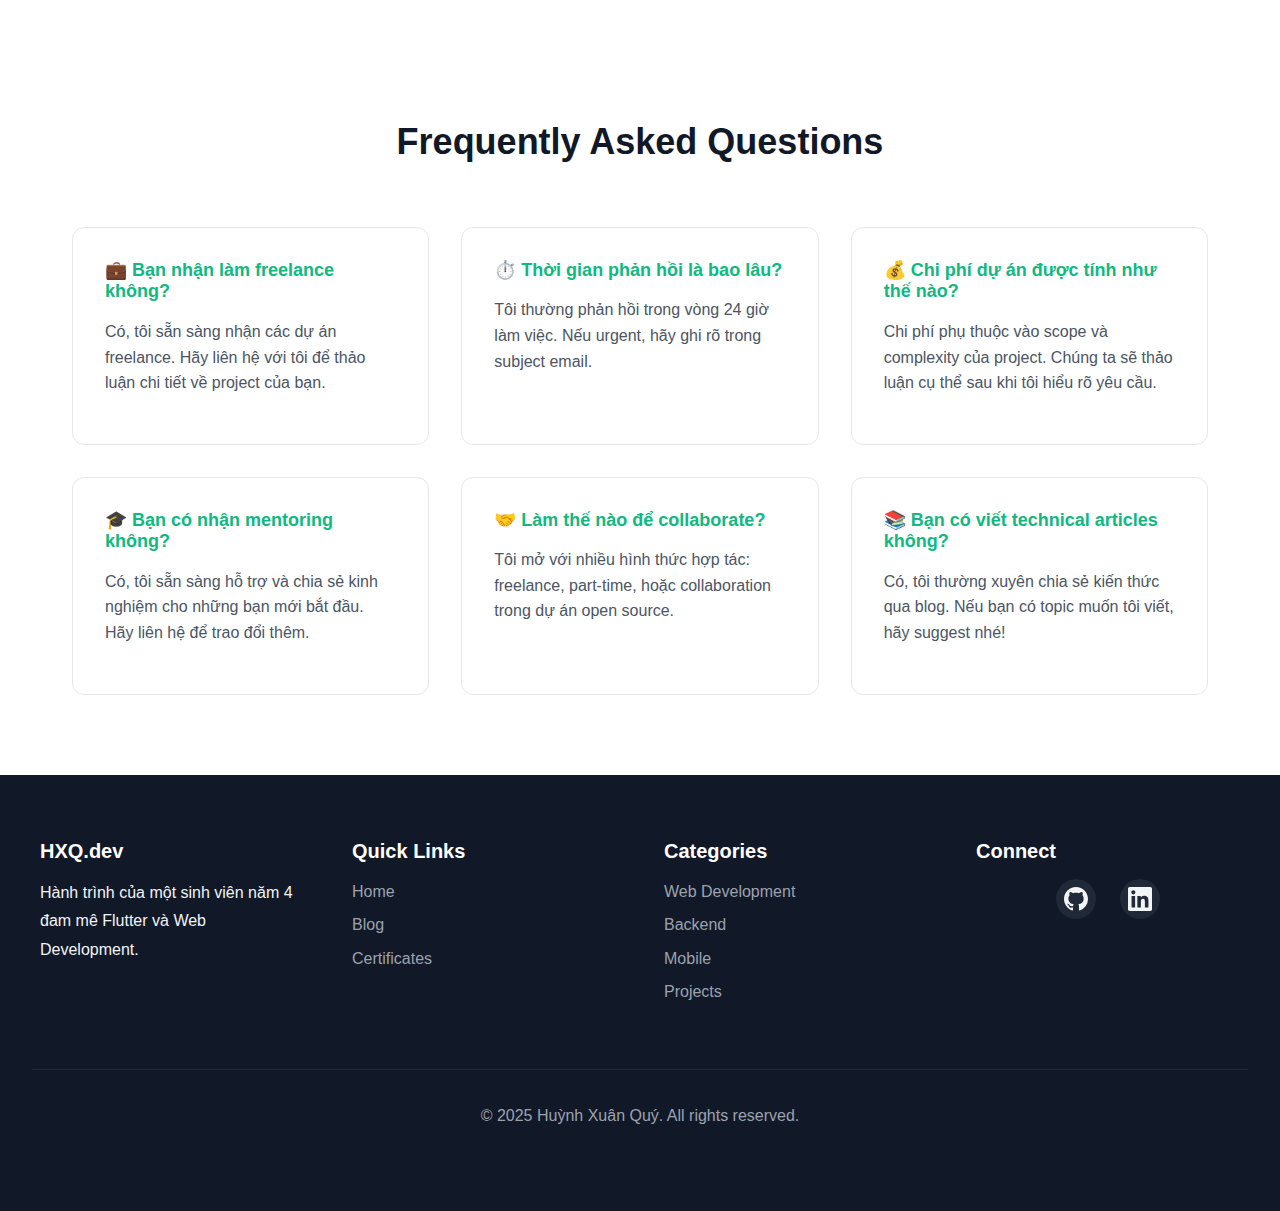
<file: pages/contact.html>
<!DOCTYPE html>
<html lang="vi">
<head>
    <meta charset="UTF-8">
    <meta name="viewport" content="width=device-width, initial-scale=1.0">
    <meta name="description" content="Liên hệ với Huỳnh Xuân Quý">
    <title>Contact - Huỳnh Xuân Quý</title>
    
    <!-- CSS -->
    <link rel="stylesheet" href="../css/main.css">
    <link rel="stylesheet" href="../css/components.css">
    <link rel="stylesheet" href="../css/dark-mode.css">
    
    <style>
        .contact-hero {
            padding: 8rem 2rem 4rem;
            text-align: center;
            background: linear-gradient(135deg, var(--color-gray-50) 0%, var(--color-white) 100%);
        }
        
        body.dark-mode .contact-hero {
            background: linear-gradient(135deg, var(--color-gray-900) 0%, var(--color-dark-bg) 100%);
        }
        
        .contact-hero h1 {
            font-size: var(--font-size-5xl);
            margin-bottom: var(--spacing-md);
            background: linear-gradient(135deg, var(--color-green-primary), var(--color-green-secondary));
            -webkit-background-clip: text;
            -webkit-text-fill-color: transparent;
            background-clip: text;
        }
        
        .contact-container {
            max-width: 1200px;
            margin: 0 auto;
            padding: var(--spacing-4xl) var(--spacing-xl);
            display: grid;
            grid-template-columns: 1fr 1.5fr;
            gap: var(--spacing-4xl);
        }
        
        @media (max-width: 968px) {
            .contact-container {
                grid-template-columns: 1fr;
            }
        }
        
        .contact-info {
            background: var(--color-white);
            border: 1px solid var(--color-gray-200);
            border-radius: var(--radius-xl);
            padding: var(--spacing-3xl);
        }
        
        body.dark-mode .contact-info {
            background: var(--color-gray-900);
            border-color: var(--color-gray-800);
        }
        
        .contact-info h2 {
            font-size: var(--font-size-3xl);
            margin-bottom: var(--spacing-xl);
        }
        
        .contact-item {
            display: flex;
            align-items: start;
            gap: var(--spacing-lg);
            margin-bottom: var(--spacing-2xl);
            padding: var(--spacing-lg);
            background: var(--color-gray-50);
            border-radius: var(--radius-lg);
            transition: var(--transition-base);
        }
        
        body.dark-mode .contact-item {
            background: var(--color-gray-800);
        }
        
        .contact-item:hover {
            transform: translateX(8px);
            background: var(--color-green-primary);
            color: var(--color-white);
        }
        
        .contact-item:hover .contact-icon {
            background: var(--color-white);
            color: var(--color-green-primary);
        }
        
        .contact-icon {
            width: 50px;
            height: 50px;
            background: var(--color-green-primary);
            color: var(--color-white);
            border-radius: var(--radius-lg);
            display: flex;
            align-items: center;
            justify-content: center;
            font-size: 1.5rem;
            flex-shrink: 0;
            transition: var(--transition-base);
        }
        
        .contact-details h3 {
            font-size: var(--font-size-lg);
            margin-bottom: var(--spacing-xs);
        }
        
        .contact-details p {
            color: var(--color-gray-600);
            word-break: break-word;
        }
        
        body.dark-mode .contact-details p {
            color: var(--color-gray-400);
        }
        
        .contact-item:hover .contact-details p {
            color: var(--color-white);
        }
        
        .social-links-section {
            margin-top: var(--spacing-3xl);
        }
        
        .social-links-section h3 {
            font-size: var(--font-size-xl);
            margin-bottom: var(--spacing-lg);
        }
        
        .social-grid {
            display: grid;
            grid-template-columns: repeat(2, 1fr);
            gap: var(--spacing-md);
        }
        
        .social-link {
            display: flex;
            align-items: center;
            gap: var(--spacing-md);
            padding: var(--spacing-md);
            background: var(--color-gray-50);
            border-radius: var(--radius-lg);
            transition: var(--transition-base);
            color: var(--color-gray-900);
        }
        
        body.dark-mode .social-link {
            background: var(--color-gray-800);
            color: var(--color-white);
        }
        
        .social-link:hover {
            background: var(--color-green-primary);
            color: var(--color-white);
            transform: translateY(-4px);
            box-shadow: var(--shadow-lg);
        }
        
        .contact-form {
            background: var(--color-white);
            border: 1px solid var(--color-gray-200);
            border-radius: var(--radius-xl);
            padding: var(--spacing-3xl);
        }
        
        body.dark-mode .contact-form {
            background: var(--color-gray-900);
            border-color: var(--color-gray-800);
        }
        
        .contact-form h2 {
            font-size: var(--font-size-3xl);
            margin-bottom: var(--spacing-md);
        }
        
        .contact-form-subtitle {
            color: var(--color-gray-600);
            margin-bottom: var(--spacing-2xl);
        }
        
        body.dark-mode .contact-form-subtitle {
            color: var(--color-gray-400);
        }
        
        .form-row {
            display: grid;
            grid-template-columns: 1fr 1fr;
            gap: var(--spacing-lg);
        }
        
        @media (max-width: 768px) {
            .form-row {
                grid-template-columns: 1fr;
            }
        }
        
        .success-message {
            background: #d1fae5;
            color: #065f46;
            padding: var(--spacing-lg);
            border-radius: var(--radius-lg);
            margin-bottom: var(--spacing-lg);
            display: none;
            align-items: center;
            gap: var(--spacing-md);
        }
        
        .success-message.show {
            display: flex;
        }
        
        .faq-section {
            max-width: 1200px;
            margin: 0 auto;
            padding: var(--spacing-4xl) var(--spacing-xl);
        }
        
        .faq-section h2 {
            text-align: center;
            font-size: var(--font-size-4xl);
            margin-bottom: var(--spacing-3xl);
        }
        
        .faq-grid {
            display: grid;
            grid-template-columns: repeat(auto-fit, minmax(300px, 1fr));
            gap: var(--spacing-xl);
        }
        
        .faq-item {
            background: var(--color-white);
            border: 1px solid var(--color-gray-200);
            border-radius: var(--radius-lg);
            padding: var(--spacing-xl);
        }
        
        body.dark-mode .faq-item {
            background: var(--color-gray-900);
            border-color: var(--color-gray-800);
        }
        
        .faq-item h3 {
            font-size: var(--font-size-lg);
            margin-bottom: var(--spacing-md);
            color: var(--color-green-primary);
        }
        
        .faq-item p {
            color: var(--color-gray-600);
            line-height: 1.6;
        }
        
        body.dark-mode .faq-item p {
            color: var(--color-gray-400);
        }
    </style>
</head>
<body>
    <!-- Header -->
    <header>
        <nav>
            <a href="index.html" class="logo">HXQ<span>.dev</span></a>
            <button class="mobile-menu-toggle" aria-label="Toggle menu">☰</button>
            <ul class="nav-links">
                <li><a href="../index.html" class="active">Trang chủ</a></li>
                <li><a href="blog.html">Hành trình</a></li>
                <li><a href="certificates.html">Chứng chỉ</a></li>
                <li><a href="about.html">Về tôi</a></li>
                <li><a href="contact.html">Liên hệ</a></li>
                <li><button class="theme-toggle" aria-label="Toggle dark mode">🌙</button></li>
            </ul>
        </nav>
    </header>

    <!-- Hero Section -->
    <section class="contact-hero">
        <div class="container">
            <h1>Get In Touch</h1>
            <p style="font-size: 1.25rem; color: var(--color-gray-600); max-width: 600px; margin: 0 auto;">
                Hãy liên hệ với tôi để thảo luận về dự án, cơ hội hợp tác hoặc đơn giản là trao đổi về công nghệ
            </p>
        </div>
    </section>

    <!-- Contact Content -->
    <div class="contact-container">
        <!-- Contact Information -->
        <div class="contact-info">
            <h2>Contact Information</h2>
            
            <div class="contact-item">
                <div class="contact-icon">📧</div>
                <div class="contact-details">
                    <h3>Email</h3>
                    <p>quybi190804@gmail.com</p>
                </div>
            </div>
            
            <div class="contact-item">
                <div class="contact-icon">📱</div>
                <div class="contact-details">
                    <h3>Phone</h3>
                    <p>+84 978 253 057</p>
                </div>
            </div>
            
            <div class="contact-item">
                <div class="contact-icon">📍</div>
                <div class="contact-details">
                    <h3>Location</h3>
                    <p>Ho Chi Minh City, Vietnam</p>
                </div>
            </div>
            
            <div class="contact-item">
                <div class="contact-icon">⏰</div>
                <div class="contact-details">
                    <h3>Working Hours</h3>
                    <p>Mon - Fri: 9:00 AM - 6:00 PM (GMT+7)</p>
                </div>
            </div>
            
            <!-- Social Links -->
            <div class="social-links-section">
                <h3>Connect With Me</h3>
                <div class="social-grid">
                    <a href="https://github.com/Quybii" target="_blank" class="social-link">
                        <span style="font-size: 1.5rem;">💻</span>
                        <span>GitHub</span>
                    </a>
                    <a href="https://linkedin.com" target="_blank" class="social-link">
                        <span style="font-size: 1.5rem;">💼</span>
                        <span>LinkedIn</span>
                    </a>
                    <a href="https://www.instagram.com/q03.10/?igsh=MXRuM3owMzA2cTBqNw%3D%3D&utm_source=qr" target="_blank" class="social-link">
                        <span style="font-size: 1.5rem;">🐦</span>
                        <span>Telegram</span>
                    </a>
                    <a href="https://www.facebook.com/share/1CKV9tAdpT/?mibextid=wwXIfr" target="_blank" class="social-link">
                        <span style="font-size: 1.5rem;">📘</span>
                        <span>Facebook</span>
                    </a>
                </div>
            </div>
        </div>

        <!-- Contact Form -->
        <div class="contact-form">
            <h2>Send Me a Message</h2>
            <p class="contact-form-subtitle">
                Điền thông tin bên dưới và tôi sẽ phản hồi trong vòng 24 giờ
            </p>
            
            <div class="success-message" id="successMessage">
                <span style="font-size: 1.5rem;">✓</span>
                <span>Message sent successfully! I'll get back to you soon.</span>
            </div>
            
            <form id="contactForm">
                <div class="form-row">
                    <div class="form-group">
                        <label for="name" class="form-label">Your Name *</label>
                        <input 
                            type="text" 
                            id="name" 
                            name="name" 
                            class="form-input" 
                            placeholder="Nguyễn Văn A"
                            required
                        >
                        <span class="form-error" data-error="name"></span>
                    </div>
                    
                    <div class="form-group">
                        <label for="email" class="form-label">Your Email *</label>
                        <input 
                            type="email" 
                            id="email" 
                            name="email" 
                            class="form-input" 
                            placeholder="your.email@example.com"
                            required
                        >
                        <span class="form-error" data-error="email"></span>
                    </div>
                </div>
                
                <div class="form-group">
                    <label for="subject" class="form-label">Subject *</label>
                    <input 
                        type="text" 
                        id="subject" 
                        name="subject" 
                        class="form-input" 
                        placeholder="Project inquiry / Collaboration / Question"
                        required
                    >
                    <span class="form-error" data-error="subject"></span>
                </div>
                
                <div class="form-group">
                    <label for="message" class="form-label">Message *</label>
                    <textarea 
                        id="message" 
                        name="message" 
                        class="form-textarea" 
                        placeholder="Tell me about your project or question..."
                        rows="6"
                        required
                    ></textarea>
                    <span class="form-error" data-error="message"></span>
                </div>
                
                <button type="submit" class="btn btn-primary" style="width: 100%;">
                    Send Message 📤
                </button>
            </form>
        </div>
    </div>

    <!-- FAQ Section -->
    <section class="faq-section">
        <h2>Frequently Asked Questions</h2>
        <div class="faq-grid">
            <div class="faq-item">
                <h3>💼 Bạn nhận làm freelance không?</h3>
                <p>Có, tôi sẵn sàng nhận các dự án freelance. Hãy liên hệ với tôi để thảo luận chi tiết về project của bạn.</p>
            </div>
            
            <div class="faq-item">
                <h3>⏱️ Thời gian phản hồi là bao lâu?</h3>
                <p>Tôi thường phản hồi trong vòng 24 giờ làm việc. Nếu urgent, hãy ghi rõ trong subject email.</p>
            </div>
            
            <div class="faq-item">
                <h3>💰 Chi phí dự án được tính như thế nào?</h3>
                <p>Chi phí phụ thuộc vào scope và complexity của project. Chúng ta sẽ thảo luận cụ thể sau khi tôi hiểu rõ yêu cầu.</p>
            </div>
            
            <div class="faq-item">
                <h3>🎓 Bạn có nhận mentoring không?</h3>
                <p>Có, tôi sẵn sàng hỗ trợ và chia sẻ kinh nghiệm cho những bạn mới bắt đầu. Hãy liên hệ để trao đổi thêm.</p>
            </div>
            
            <div class="faq-item">
                <h3>🤝 Làm thế nào để collaborate?</h3>
                <p>Tôi mở với nhiều hình thức hợp tác: freelance, part-time, hoặc collaboration trong dự án open source.</p>
            </div>
            
            <div class="faq-item">
                <h3>📚 Bạn có viết technical articles không?</h3>
                <p>Có, tôi thường xuyên chia sẻ kiến thức qua blog. Nếu bạn có topic muốn tôi viết, hãy suggest nhé!</p>
            </div>
        </div>
    </section>

    <!-- Footer -->
    <footer>
        <div class="footer-content">
            <div class="footer-section">
                <h3>HXQ.dev</h3>
                <p>Hành trình của một sinh viên năm 4 đam mê Flutter và Web Development.</p>
            </div>
            
            <div class="footer-section">
                <h3>Quick Links</h3>
                <ul class="footer-links">
                    <li><a href="../index.html">Home</a></li>
                    <li><a href="blog.html">Blog</a></li>
                    <li><a href="certificates.html">Certificates</a></li>
                </ul>
            </div>
            
            <div class="footer-section">
                <h3>Categories</h3>
                <ul class="footer-links">
                    <li><a href="?filter=web">Web Development</a></li>
                    <li><a href="?filter=backend">Backend</a></li>
                    <li><a href="?filter=mobile">Mobile</a></li>
                    <li><a href="?filter=project">Projects</a></li>
                </ul>
            </div>
            
            <div class="footer-section">
                <h3>Connect</h3>
                <div class="social-links">
                    <a href="https://github.com" target="_blank" aria-label="GitHub">
                        <svg width="24" height="24" fill="currentColor" viewBox="0 0 24 24">
                            <path d="M12 0C5.37 0 0 5.37 0 12c0 5.31 3.435 9.795 8.205 11.385.6.105.825-.255.825-.57 0-.285-.015-1.23-.015-2.235-3.015.555-3.795-.735-4.035-1.41-.135-.345-.72-1.41-1.23-1.695-.42-.225-1.02-.78-.015-.795.945-.015 1.62.87 1.845 1.23 1.08 1.815 2.805 1.305 3.495.99.105-.78.42-1.305.765-1.605-2.67-.3-5.46-1.335-5.46-5.925 0-1.305.465-2.385 1.23-3.225-.12-.3-.54-1.53.12-3.18 0 0 1.005-.315 3.3 1.23.96-.27 1.98-.405 3-.405s2.04.135 3 .405c2.295-1.56 3.3-1.23 3.3-1.23.66 1.65.24 2.88.12 3.18.765.84 1.23 1.905 1.23 3.225 0 4.605-2.805 5.625-5.475 5.925.435.375.81 1.095.81 2.22 0 1.605-.015 2.895-.015 3.3 0 .315.225.69.825.57A12.02 12.02 0 0024 12c0-6.63-5.37-12-12-12z"/>
                        </svg>
                    </a>
                    <a href="https://linkedin.com" target="_blank" aria-label="LinkedIn">
                        <svg width="24" height="24" fill="currentColor" viewBox="0 0 24 24">
                            <path d="M20.447 20.452h-3.554v-5.569c0-1.328-.027-3.037-1.852-3.037-1.853 0-2.136 1.445-2.136 2.939v5.667H9.351V9h3.414v1.561h.046c.477-.9 1.637-1.85 3.37-1.85 3.601 0 4.267 2.37 4.267 5.455v6.286zM5.337 7.433c-1.144 0-2.063-.926-2.063-2.065 0-1.138.92-2.063 2.063-2.063 1.14 0 2.064.925 2.064 2.063 0 1.139-.925 2.065-2.064 2.065zm1.782 13.019H3.555V9h3.564v11.452zM22.225 0H1.771C.792 0 0 .774 0 1.729v20.542C0 23.227.792 24 1.771 24h20.451C23.2 24 24 23.227 24 22.271V1.729C24 .774 23.2 0 22.222 0h.003z"/>
                        </svg>
                    </a>
                </div>
            </div>
        </div>
        
        <div class="footer-bottom">
            <p>&copy; 2025 Huỳnh Xuân Quý. All rights reserved.</p>
        </div>
    </footer>


    <!-- JavaScript -->
    <script src="../js/main.js"></script>
    <script src="../js/dark-mode.js"></script>
    <script src="../js/navigation.js"></script>
    
    <script>
        // Contact Form Handling
        document.getElementById('contactForm').addEventListener('submit', async (e) => {
            e.preventDefault();
            
            // Clear previous errors
            window.appUtils.clearFormErrors();
            
            // Get form data
            const formData = {
                name: document.getElementById('name').value,
                email: document.getElementById('email').value,
                subject: document.getElementById('subject').value,
                message: document.getElementById('message').value
            };
            
            // Validate form
            const validation = window.appUtils.validateForm(formData);
            
            if (!validation.isValid) {
                window.appUtils.displayFormErrors(validation.errors);
                return;
            }
            
            // Simulate form submission
            const submitButton = e.target.querySelector('button[type="submit"]');
            submitButton.disabled = true;
            submitButton.innerHTML = 'Sending... ⏳';
            
            // Simulate API call
            setTimeout(() => {
                // Show success message
                document.getElementById('successMessage').classList.add('show');
                
                // Reset form
                e.target.reset();
                
                // Reset button
                submitButton.disabled = false;
                submitButton.innerHTML = 'Send Message 📤';
                
                // Hide success message after 5 seconds
                setTimeout(() => {
                    document.getElementById('successMessage').classList.remove('show');
                }, 5000);
                
                window.appUtils.showNotification('Message sent successfully!', 'success');
            }, 1500);
        });
    </script>
</body>
</html>
</file>
<file: css/components.css>
/* ============================================
   COMPONENTS.CSS - Reusable UI Components
   ============================================ */

/* ==================== BUTTONS ==================== */
.btn {
    display: inline-flex;
    align-items: center;
    justify-content: center;
    gap: var(--spacing-sm);
    padding: 0.875rem 2rem;
    font-size: var(--font-size-base);
    font-weight: 600;
    border-radius: var(--radius-lg);
    border: none;
    cursor: pointer;
    transition: var(--transition-base);
    text-decoration: none;
    font-family: inherit;
}

.btn:disabled {
    opacity: 0.5;
    cursor: not-allowed;
}

.btn-primary {
    background: var(--color-green-primary);
    color: var(--color-white);
    box-shadow: var(--shadow-md);
}

.btn-primary:hover:not(:disabled) {
    background: var(--color-green-dark);
    transform: translateY(-2px);
    box-shadow: var(--shadow-lg);
}

.btn-secondary {
    background: transparent;
    color: var(--color-gray-900);
    border: 2px solid var(--color-gray-900);
}

body.dark-mode .btn-secondary {
    color: var(--color-white);
    border-color: var(--color-white);
}

.btn-secondary:hover:not(:disabled) {
    background: var(--color-gray-900);
    color: var(--color-white);
}

body.dark-mode .btn-secondary:hover:not(:disabled) {
    background: var(--color-white);
    color: var(--color-black);
}

.btn-outline {
    background: transparent;
    color: var(--color-green-primary);
    border: 2px solid var(--color-green-primary);
}

.btn-outline:hover:not(:disabled) {
    background: var(--color-green-primary);
    color: var(--color-white);
}

.btn-sm {
    padding: 0.5rem 1rem;
    font-size: var(--font-size-sm);
}

.btn-lg {
    padding: 1rem 2.5rem;
    font-size: var(--font-size-lg);
}

/* ==================== CARDS ==================== */
.card {
    background: var(--color-white);
    border: 1px solid var(--color-gray-200);
    border-radius: var(--radius-xl);
    padding: var(--spacing-xl);
    transition: var(--transition-base);
}

body.dark-mode .card {
    background: var(--color-gray-900);
    border-color: var(--color-gray-800);
}

.card:hover {
    transform: translateY(-4px);
    box-shadow: var(--shadow-lg);
}

.card-clickable {
    cursor: pointer;
}

.card-clickable:hover {
    border-color: var(--color-green-primary);
}

.card-header {
    margin-bottom: var(--spacing-lg);
    padding-bottom: var(--spacing-md);
    border-bottom: 1px solid var(--color-gray-200);
}

body.dark-mode .card-header {
    border-bottom-color: var(--color-gray-800);
}

.card-title {
    font-size: var(--font-size-2xl);
    font-weight: 700;
    margin-bottom: var(--spacing-sm);
}

.card-description {
    color: var(--color-gray-600);
}

body.dark-mode .card-description {
    color: var(--color-gray-400);
}

.card-body {
    margin-bottom: var(--spacing-lg);
}

.card-footer {
    margin-top: var(--spacing-lg);
    padding-top: var(--spacing-md);
    border-top: 1px solid var(--color-gray-200);
}

body.dark-mode .card-footer {
    border-top-color: var(--color-gray-800);
}

/* ==================== BADGES & TAGS ==================== */
.badge {
    display: inline-flex;
    align-items: center;
    padding: 0.25rem 0.75rem;
    font-size: var(--font-size-xs);
    font-weight: 600;
    border-radius: var(--radius-full);
    background: var(--color-gray-100);
    color: var(--color-gray-800);
}

body.dark-mode .badge {
    background: var(--color-gray-800);
    color: var(--color-gray-100);
}

.badge-primary {
    background: var(--color-green-primary);
    color: var(--color-white);
}

.badge-success {
    background: #10b981;
    color: var(--color-white);
}

.badge-warning {
    background: #f59e0b;
    color: var(--color-white);
}

.badge-error {
    background: #ef4444;
    color: var(--color-white);
}

.tag {
    display: inline-flex;
    align-items: center;
    padding: 0.375rem 0.875rem;
    font-size: var(--font-size-sm);
    font-weight: 500;
    border-radius: var(--radius-full);
    background: var(--color-gray-100);
    color: var(--color-gray-800);
    transition: var(--transition-fast);
}

body.dark-mode .tag {
    background: var(--color-gray-800);
    color: var(--color-gray-100);
}

.tag:hover {
    background: var(--color-green-primary);
    color: var(--color-white);
}

/* ==================== HEADER & NAVIGATION ==================== */
header {
    position: fixed;
    top: 0;
    left: 0;
    right: 0;
    background: rgba(255, 255, 255, 0.8);
    backdrop-filter: blur(10px);
    border-bottom: 1px solid var(--color-gray-200);
    z-index: var(--z-sticky);
    transition: var(--transition-base);
}

body.dark-mode header {
    background: rgba(2, 6, 23, 0.8);
    border-bottom-color: var(--color-gray-800);
}

nav {
    display: flex;
    justify-content: space-between;
    align-items: center;
    padding: 1rem 2rem;
    max-width: 1200px;
    margin: 0 auto;
}

.logo {
    font-size: var(--font-size-2xl);
    font-weight: 700;
    color: var(--color-black);
    text-decoration: none;
    transition: var(--transition-fast);
}

body.dark-mode .logo {
    color: var(--color-white);
}

.logo span {
    color: var(--color-green-primary);
}

.nav-links {
    display: flex;
    gap: var(--spacing-xl);
    list-style: none;
    align-items: center;
}

.nav-links a {
    color: var(--color-gray-800);
    text-decoration: none;
    font-weight: 500;
    position: relative;
    transition: var(--transition-fast);
}

body.dark-mode .nav-links a {
    color: var(--color-gray-100);
}

.nav-links a:hover,
.nav-links a.active {
    color: var(--color-green-primary);
}

.nav-links a::after {
    content: '';
    position: absolute;
    bottom: -4px;
    left: 0;
    width: 0;
    height: 2px;
    background: var(--color-green-primary);
    transition: var(--transition-fast);
}

.nav-links a:hover::after,
.nav-links a.active::after {
    width: 100%;
}

.mobile-menu-toggle {
    display: none;
    background: none;
    border: none;
    font-size: var(--font-size-2xl);
    cursor: pointer;
    color: var(--color-gray-800);
}

body.dark-mode .mobile-menu-toggle {
    color: var(--color-white);
}

/* Mobile Navigation */
@media (max-width: 768px) {
    .mobile-menu-toggle {
        display: block;
    }

    .nav-links {
        position: fixed;
        top: 70px;
        left: -100%;
        width: 100%;
        flex-direction: column;
        background: var(--color-white);
        padding: var(--spacing-xl);
        transition: var(--transition-base);
        box-shadow: var(--shadow-lg);
    }

    body.dark-mode .nav-links {
        background: var(--color-dark-bg);
    }

    .nav-links.active {
        left: 0;
    }
}

/* ==================== SECTION ==================== */
section {
    padding: var(--spacing-4xl) var(--spacing-xl);
}

.section-header {
    text-align: center;
    margin-bottom: var(--spacing-3xl);
}

.section-title {
    font-size: var(--font-size-4xl);
    font-weight: 700;
    margin-bottom: var(--spacing-md);
}

.section-description {
    font-size: var(--font-size-lg);
    color: var(--color-gray-600);
    max-width: 600px;
    margin: 0 auto;
}

body.dark-mode .section-description {
    color: var(--color-gray-400);
}

/* ==================== FOOTER ==================== */
footer {
    background: var(--color-gray-900);
    color: var(--color-gray-100);
    padding: var(--spacing-3xl) var(--spacing-xl);
}

body.dark-mode footer {
    background: var(--color-black);
}

.footer-content {
    max-width: 1200px;
    margin: 0 auto;
    display: grid;
    grid-template-columns: repeat(auto-fit, minmax(250px, 1fr));
    gap: var(--spacing-2xl);
}

.footer-section h3 {
    font-size: var(--font-size-xl);
    margin-bottom: var(--spacing-md);
    color: var(--color-white);
}

.footer-links {
    list-style: none;
    padding: 0;
}

.footer-links li {
    margin-bottom: var(--spacing-sm);
}

.footer-links a {
    color: var(--color-gray-400);
    transition: var(--transition-fast);
}

.footer-links a:hover {
    color: var(--color-green-primary);
}

.footer-bottom {
    text-align: center;
    margin-top: var(--spacing-2xl);
    padding-top: var(--spacing-xl);
    border-top: 1px solid var(--color-gray-800);
    color: var(--color-gray-400);
}

.social-links {
    display: flex;
    gap: var(--spacing-lg);
    justify-content: center;
}

.social-links a {
    display: flex;
    align-items: center;
    justify-content: center;
    width: 40px;
    height: 40px;
    border-radius: var(--radius-full);
    background: var(--color-gray-800);
    color: var(--color-gray-100);
    font-size: var(--font-size-xl);
    transition: var(--transition-base);
}

.social-links a:hover {
    background: var(--color-green-primary);
    color: var(--color-white);
    transform: translateY(-2px);
}

/* ==================== FORMS ==================== */
.form-group {
    margin-bottom: var(--spacing-lg);
}

.form-label {
    display: block;
    margin-bottom: var(--spacing-sm);
    font-weight: 600;
    color: var(--color-gray-900);
}

body.dark-mode .form-label {
    color: var(--color-gray-100);
}

.form-input,
.form-textarea,
.form-select {
    width: 100%;
    padding: 0.75rem 1rem;
    font-size: var(--font-size-base);
    font-family: inherit;
    border: 2px solid var(--color-gray-300);
    border-radius: var(--radius-lg);
    background: var(--color-white);
    color: var(--color-gray-900);
    transition: var(--transition-fast);
}

body.dark-mode .form-input,
body.dark-mode .form-textarea,
body.dark-mode .form-select {
    background: var(--color-gray-900);
    color: var(--color-gray-100);
    border-color: var(--color-gray-700);
}

.form-input:focus,
.form-textarea:focus,
.form-select:focus {
    outline: none;
    border-color: var(--color-green-primary);
    box-shadow: 0 0 0 3px rgba(16, 185, 129, 0.1);
}

.form-textarea {
    min-height: 150px;
    resize: vertical;
}

.form-error {
    color: #ef4444;
    font-size: var(--font-size-sm);
    margin-top: var(--spacing-xs);
}

/* ==================== LOADING ==================== */
.loading-spinner {
    display: inline-block;
    width: 40px;
    height: 40px;
    border: 4px solid var(--color-gray-200);
    border-top-color: var(--color-green-primary);
    border-radius: var(--radius-full);
    animation: spin 1s linear infinite;
}

@keyframes spin {
    to { transform: rotate(360deg); }
}

/* ==================== ALERTS ==================== */
.alert {
    padding: var(--spacing-md) var(--spacing-lg);
    border-radius: var(--radius-lg);
    margin-bottom: var(--spacing-lg);
}

.alert-success {
    background: #d1fae5;
    color: #065f46;
    border: 1px solid #6ee7b7;
}

.alert-error {
    background: #fee2e2;
    color: #991b1b;
    border: 1px solid #fca5a5;
}

.alert-warning {
    background: #fef3c7;
    color: #92400e;
    border: 1px solid #fcd34d;
}

.alert-info {
    background: #dbeafe;
    color: #1e40af;
    border: 1px solid #93c5fd;
}
</file>
<file: css/dark-mode.css>
/* ============================================
   DARK-MODE.CSS - Dark Mode Specific Styles
   ============================================ */

/* Dark Mode Toggle Button */
.theme-toggle {
    position: relative;
    width: 60px;
    height: 32px;
    background: var(--color-gray-300);
    border: none;
    border-radius: var(--radius-full);
    cursor: pointer;
    transition: var(--transition-base);
    overflow: hidden;
}

body.dark-mode .theme-toggle {
    background: var(--color-gray-700);
}

.theme-toggle-slider {
    position: absolute;
    top: 4px;
    left: 4px;
    width: 24px;
    height: 24px;
    background: var(--color-white);
    border-radius: var(--radius-full);
    transition: var(--transition-base);
    display: flex;
    align-items: center;
    justify-content: center;
    font-size: 14px;
}

body.dark-mode .theme-toggle-slider {
    left: 32px;
    background: var(--color-gray-900);
}

.theme-toggle:hover {
    background: var(--color-green-primary);
}

/* Icon Animations */
.theme-toggle .icon-sun {
    opacity: 1;
    transition: var(--transition-fast);
}

.theme-toggle .icon-moon {
    opacity: 0;
    position: absolute;
    transition: var(--transition-fast);
}

body.dark-mode .theme-toggle .icon-sun {
    opacity: 0;
}

body.dark-mode .theme-toggle .icon-moon {
    opacity: 1;
}

/* Dark Mode Overrides */
body.dark-mode {
    /* Text Colors */
    --text-primary: var(--color-gray-100);
    --text-secondary: var(--color-gray-400);
    --text-tertiary: var(--color-gray-500);
}

/* Links in Dark Mode */
body.dark-mode a {
    color: var(--color-green-secondary);
}

body.dark-mode a:hover {
    color: var(--color-green-primary);
}

/* Headings in Dark Mode */
body.dark-mode h1,
body.dark-mode h2,
body.dark-mode h3,
body.dark-mode h4,
body.dark-mode h5,
body.dark-mode h6 {
    color: var(--color-white);
}

/* Borders in Dark Mode */
body.dark-mode hr {
    border-color: var(--color-gray-800);
}

/* Images in Dark Mode */
body.dark-mode img {
    opacity: 0.9;
}

body.dark-mode img:hover {
    opacity: 1;
}

/* Code Blocks in Dark Mode */
body.dark-mode code {
    background: var(--color-gray-800);
    color: var(--color-green-secondary);
}

body.dark-mode pre {
    background: var(--color-black);
    border: 1px solid var(--color-gray-800);
}

/* Tables in Dark Mode */
body.dark-mode table {
    border-color: var(--color-gray-800);
}

body.dark-mode th {
    background: var(--color-gray-900);
    color: var(--color-white);
}

body.dark-mode td {
    background: var(--color-gray-900);
    border-color: var(--color-gray-800);
}

body.dark-mode tr:hover td {
    background: var(--color-gray-800);
}

/* Blockquotes in Dark Mode */
body.dark-mode blockquote {
    border-left-color: var(--color-green-primary);
    background: var(--color-gray-900);
    color: var(--color-gray-300);
}

/* Selection in Dark Mode */
body.dark-mode ::selection {
    background: var(--color-green-primary);
    color: var(--color-white);
}

/* Shadows in Dark Mode */
body.dark-mode .shadow-sm {
    box-shadow: 0 1px 2px 0 rgba(0, 0, 0, 0.3);
}

body.dark-mode .shadow-md {
    box-shadow: 0 4px 6px -1px rgba(0, 0, 0, 0.4);
}

body.dark-mode .shadow-lg {
    box-shadow: 0 10px 15px -3px rgba(0, 0, 0, 0.5);
}

/* Smooth Transition for Dark Mode */
body,
header,
.card,
.btn,
.form-input,
.form-textarea,
.form-select,
nav,
footer {
    transition: background-color var(--transition-base),
                color var(--transition-base),
                border-color var(--transition-base);
}

/* Prevent transition on page load */
body.preload * {
    transition: none !important;
}
</file>
<file: css/blog.css>
/* ============================================
   BLOG.CSS - Blog Specific Styles
   ============================================ */

/* ==================== BLOG LISTING PAGE ==================== */

.blog-hero {
    /* Khắc phục lỗi sát Header: 10rem trên Web, 7rem trên Mobile */
    padding: clamp(7rem, 15vh, 10rem) 2rem 4rem;
    text-align: center;
    background: linear-gradient(135deg, var(--color-gray-50) 0%, var(--color-white) 100%);
    position: relative;
    z-index: 1;
}

body.dark-mode .blog-hero {
    background: linear-gradient(135deg, var(--color-gray-900) 0%, var(--color-dark-bg) 100%);
}

.blog-hero h1 {
    /* Sử dụng Fluid Typography để tiêu đề không bị quá to trên mobile */
    font-size: clamp(2.5rem, 8vw, var(--font-size-5xl));
    margin-bottom: var(--spacing-md);
    background: linear-gradient(135deg, var(--color-green-primary), var(--color-green-secondary));
    -webkit-background-clip: text;
    -webkit-text-fill-color: transparent;
    background-clip: text;
    
    /* --- SỬA LỖI TẠI ĐÂY --- */
    line-height: 1.2; /* Tăng từ 1.1 lên 1.2 để không bị cắt đuôi chữ 'g' */
    padding-bottom: 0.1em; /* Thêm một chút đệm dưới để đổ bóng hoặc đuôi chữ hiển thị đủ */
}

/* Filter Bar: Tối ưu cho Mobile App View */
.blog-filter {
    display: flex;
    justify-content: center;
    gap: var(--spacing-md);
    padding: 2rem 1.5rem;
    background: var(--color-white);
    /* Giúp thanh filter không bị dính vào Hero */
    margin-top: -1px; 
    border-bottom: 1px solid var(--color-gray-200);
}

.filter-btn {
    padding: 0.6rem 1.5rem;
    border: 2px solid var(--color-gray-300);
    border-radius: var(--radius-full);
    background: transparent;
    color: var(--color-gray-700);
    font-weight: 600;
    cursor: pointer;
    /* Quan trọng: giúp màu chuyển đổi mượt mà */
    transition: all 0.3s cubic-bezier(0.4, 0, 0.2, 1); 
}

/* Hiệu ứng Hover - Chuyển màu khi đưa chuột vào */
.filter-btn:hover {
    background: rgba(16, 185, 129, 0.1); /* Màu xanh nhạt khi lướt qua */
    border-color: var(--color-green-primary);
    color: var(--color-green-primary);
    transform: translateY(-2px); /* Nhích nhẹ lên tạo cảm giác nổi */
}

/* Trạng thái khi đang được chọn */
.filter-btn.active {
    background: var(--color-green-primary);
    border-color: var(--color-green-primary);
    color: var(--color-white);
    box-shadow: 0 4px 12px rgba(16, 185, 129, 0.2);
}

/* Blog Grid: Tự động co giãn theo thiết bị */
.blog-grid {
    display: grid;
    /* Thu hẹp min-width xuống 300px để không bị tràn trên màn hình nhỏ */
    grid-template-columns: repeat(auto-fill, minmax(300px, 1fr));
    gap: var(--spacing-xl);
    padding: var(--spacing-xl) 2rem 5rem;
    max-width: 1200px;
    margin: 0 auto;
}

/* Responsive tinh chỉnh cho điện thoại */
@media (max-width: 600px) {
    .blog-hero {
        padding-top: 6.5rem; /* Khoảng cách an toàn cho Mobile */
    }
    
    .blog-grid {
        grid-template-columns: 1fr; /* Một cột duy nhất */
        padding: 1rem;
    }
    
    .blog-filter {
        justify-content: flex-start; /* Canh lề trái để bắt đầu cuộn ngang */
    }
}
/* Blog Card */
.blog-card {
    background: var(--color-white);
    border: 1px solid var(--color-gray-200);
    border-radius: var(--radius-xl);
    overflow: hidden;
    transition: var(--transition-base);
    cursor: pointer;
    display: flex;
    flex-direction: column;
}

body.dark-mode .blog-card {
    background: var(--color-gray-900);
    border-color: var(--color-gray-800);
}

.blog-card:hover {
    transform: translateY(-4px);
    box-shadow: var(--shadow-lg);
    border-color: var(--color-green-primary);
}

.blog-card-image {
    width: 100%;
    height: 220px;
    background: linear-gradient(135deg, var(--color-green-primary), var(--color-green-secondary));
    display: flex;
    align-items: center;
    justify-content: center;
    font-size: 4rem;
    color: var(--color-white);
    position: relative;
    overflow: hidden;
}

.blog-card-image img {
    width: 100%;
    height: 100%;
    object-fit: cover;
}

.blog-card-content {
    padding: var(--spacing-xl);
    flex: 1;
    display: flex;
    flex-direction: column;
}

.blog-card-meta {
    display: flex;
    gap: var(--spacing-md);
    align-items: center;
    margin-bottom: var(--spacing-md);
    font-size: var(--font-size-sm);
    color: var(--color-gray-600);
}

body.dark-mode .blog-card-meta {
    color: var(--color-gray-400);
}

.blog-card-tag {
    color: var(--color-green-primary);
    font-weight: 600;
    text-transform: uppercase;
    letter-spacing: 0.5px;
}

.blog-card-date {
    display: flex;
    align-items: center;
    gap: 0.25rem;
}

.blog-card-title {
    font-size: var(--font-size-xl);
    font-weight: 700;
    margin-bottom: var(--spacing-md);
    line-height: 1.4;
    color: var(--color-gray-900);
}

body.dark-mode .blog-card-title {
    color: var(--color-white);
}

.blog-card-excerpt {
    color: var(--color-gray-600);
    line-height: 1.6;
    margin-bottom: var(--spacing-md);
    flex: 1;
}

body.dark-mode .blog-card-excerpt {
    color: var(--color-gray-400);
}

.blog-card-footer {
    display: flex;
    justify-content: space-between;
    align-items: center;
    padding-top: var(--spacing-md);
    border-top: 1px solid var(--color-gray-200);
}

body.dark-mode .blog-card-footer {
    border-top-color: var(--color-gray-800);
}

.blog-read-more {
    display: inline-flex;
    align-items: center;
    gap: 0.5rem;
    color: var(--color-green-primary);
    font-weight: 600;
    transition: var(--transition-fast);
}

.blog-read-more:hover {
    gap: 1rem;
}

.blog-read-time {
    color: var(--color-gray-500);
    font-size: var(--font-size-sm);
}

/* ==================== BLOG DETAIL PAGE OPTIMIZATION ==================== */

.blog-detail {
    max-width: 800px;
    margin: 0 auto;
    /* Sử dụng clamp để đảm bảo không bị Header che khuất trên mọi thiết bị */
    padding: clamp(6rem, 10vh, 8rem) 1.5rem 4rem;
}

.blog-detail-header {
    margin-bottom: var(--spacing-3xl);
    text-align: center;
}

.blog-detail-tag {
    display: inline-block;
    padding: 0.5rem 1rem;
    background: var(--color-green-primary);
    color: var(--color-white);
    border-radius: var(--radius-full);
    font-size: var(--font-size-sm);
    font-weight: 600;
    margin-bottom: var(--spacing-md);
}

.blog-detail-title {
    /* Fluid Typography: Tự động thu nhỏ trên điện thoại để tránh vỡ dòng */
    font-size: clamp(1.8rem, 5vw, var(--font-size-5xl));
    font-weight: 800;
    line-height: 1.2;
    margin-bottom: var(--spacing-lg);
    letter-spacing: -0.02em;
}

.blog-detail-meta {
    display: flex;
    justify-content: center;
    /* Cho phép meta item xuống dòng trên màn hình cực nhỏ */
    flex-wrap: wrap; 
    gap: clamp(0.75rem, 3vw, var(--spacing-xl));
    color: var(--color-gray-600);
    font-size: var(--font-size-base);
}

body.dark-mode .blog-detail-meta {
    color: var(--color-gray-400);
}

.blog-detail-meta-item {
    display: flex;
    align-items: center;
    gap: 0.5rem;
    white-space: nowrap;
}

.blog-detail-image {
    width: 100%;
    /* Sử dụng aspect-ratio để giữ tỉ lệ ảnh chuẩn trên App Mobile */
    height: auto;
    aspect-ratio: 16 / 9;
    max-height: 450px;
    border-radius: var(--radius-xl);
    overflow: hidden;
    margin-bottom: var(--spacing-3xl);
    background: linear-gradient(135deg, var(--color-green-primary), var(--color-green-secondary));
}

.blog-detail-image img {
    width: 100%;
    height: 100%;
    object-fit: cover;
}

/* Blog Content Typography */
.blog-content {
    /* Tăng nhẹ size chữ để đọc trên điện thoại thoải mái hơn */
    font-size: clamp(1.05rem, 2vw, var(--font-size-lg));
    line-height: 1.8;
    color: var(--color-gray-800);
    word-wrap: break-word;
}

body.dark-mode .blog-content {
    color: var(--color-gray-300);
}

.blog-content h2 {
    font-size: clamp(1.5rem, 4vw, var(--font-size-3xl));
    font-weight: 700;
    margin-top: var(--spacing-3xl);
    margin-bottom: var(--spacing-lg);
    color: var(--color-gray-900);
}

body.dark-mode .blog-content h2 {
    color: var(--color-white);
}

.blog-content h3 {
    font-size: clamp(1.25rem, 3vw, var(--font-size-2xl));
    font-weight: 600;
    margin-top: var(--spacing-2xl);
    margin-bottom: var(--spacing-md);
}

.blog-content p {
    margin-bottom: var(--spacing-xl);
}

.blog-content ul,
.blog-content ol {
    margin-bottom: var(--spacing-xl);
    padding-left: clamp(1.2rem, 5vw, var(--spacing-2xl));
}

.blog-content li {
    margin-bottom: var(--spacing-md);
}

.blog-content blockquote {
    border-left: 4px solid var(--color-green-primary);
    padding: var(--spacing-lg) var(--spacing-xl);
    margin: var(--spacing-2xl) 0;
    font-style: italic;
    color: var(--color-gray-600);
    background: var(--color-gray-50);
    border-radius: var(--radius-md);
}

body.dark-mode .blog-content blockquote {
    background: var(--color-gray-900);
    color: var(--color-gray-400);
}

.blog-content pre {
    margin: var(--spacing-2xl) 0;
    padding: var(--spacing-xl);
    background: var(--color-gray-900);
    border-radius: var(--radius-lg);
    overflow-x: auto;
    font-size: 0.9rem; /* Code nhỏ lại một chút để tránh scroll quá nhiều trên mobile */
    line-height: 1.6;
    -webkit-overflow-scrolling: touch; /* Cuộn mượt trên iOS */
}

body.dark-mode .blog-content pre {
    background: var(--color-black);
    border: 1px solid var(--color-gray-800);
}

.blog-content code {
    font-family: var(--font-mono);
    font-size: 0.9em;
    padding: 0.2rem 0.4rem;
    background: rgba(16, 185, 129, 0.1);
    border-radius: 4px;
}

/* Tối ưu hóa các Section và Author Box cho Mobile */
.blog-section {
    margin: var(--spacing-3xl) 0;
    padding: clamp(1.25rem, 4vw, var(--spacing-2xl));
    background: var(--color-gray-50);
    border-radius: var(--radius-xl);
    border-left: 4px solid var(--color-green-primary);
}

.blog-author {
    display: flex;
    flex-wrap: wrap; /* Cho phép avatar và info xếp chồng trên mobile */
    align-items: center;
    justify-content: center;
    gap: var(--spacing-lg);
    padding: var(--spacing-xl);
    text-align: center;
}

@media (min-width: 600px) {
    .blog-author {
        text-align: left;
        justify-content: flex-start;
    }
}

.related-posts-grid {
    display: grid;
    /* Grid linh hoạt: 1 cột trên mobile, 2-3 cột trên web */
    grid-template-columns: repeat(auto-fit, minmax(280px, 1fr));
    gap: var(--spacing-xl);
}

/* Table of Contents: Dễ chạm hơn trên Mobile */
.toc a {
    display: block;
    padding: 0.25rem 0;
    line-height: 1.4;
}
</file>
<file: css/main.css>
/* ============================================
   MAIN.CSS - Global Styles & CSS Variables
   ============================================ */

/* Reset & Base Styles */
* {
    margin: 0;
    padding: 0;
    box-sizing: border-box;
}

/* CSS Custom Properties */
:root {
    /* Colors - White/Black/Green Tech */
    --color-white: #ffffff;
    --color-black: #0f172a;
    --color-dark-bg: #020617;
    --color-green-primary: #10b981;
    --color-green-secondary: #34d399;
    --color-green-dark: #059669;
    
    /* Gray Scale */
    --color-gray-50: #f9fafb;
    --color-gray-100: #f3f4f6;
    --color-gray-200: #e5e7eb;
    --color-gray-300: #d1d5db;
    --color-gray-400: #9ca3af;
    --color-gray-500: #6b7280;
    --color-gray-600: #4b5563;
    --color-gray-700: #374151;
    --color-gray-800: #1f2937;
    --color-gray-900: #111827;
    
    /* Spacing */
    --spacing-xs: 0.25rem;
    --spacing-sm: 0.5rem;
    --spacing-md: 1rem;
    --spacing-lg: 1.5rem;
    --spacing-xl: 2rem;
    --spacing-2xl: 3rem;
    --spacing-3xl: 4rem;
    --spacing-4xl: 5rem;
    
    /* Typography */
    --font-sans: -apple-system, BlinkMacSystemFont, 'Inter', 'Segoe UI', 'Roboto', sans-serif;
    --font-mono: 'Courier New', 'Consolas', monospace;
    
    --font-size-xs: 0.75rem;
    --font-size-sm: 0.875rem;
    --font-size-base: 1rem;
    --font-size-lg: 1.125rem;
    --font-size-xl: 1.25rem;
    --font-size-2xl: 1.5rem;
    --font-size-3xl: 1.875rem;
    --font-size-4xl: 2.25rem;
    --font-size-5xl: 3rem;
    --font-size-6xl: 3.75rem;
    
    /* Shadows */
    --shadow-sm: 0 1px 2px 0 rgba(0, 0, 0, 0.05);
    --shadow-md: 0 4px 6px -1px rgba(0, 0, 0, 0.1);
    --shadow-lg: 0 10px 15px -3px rgba(0, 0, 0, 0.1);
    --shadow-xl: 0 20px 25px -5px rgba(0, 0, 0, 0.1);
    
    /* Border Radius */
    --radius-sm: 0.375rem;
    --radius-md: 0.5rem;
    --radius-lg: 0.75rem;
    --radius-xl: 1rem;
    --radius-2xl: 1.5rem;
    --radius-full: 9999px;
    
    /* Transitions */
    --transition-fast: 150ms cubic-bezier(0.4, 0, 0.2, 1);
    --transition-base: 300ms cubic-bezier(0.4, 0, 0.2, 1);
    --transition-slow: 500ms cubic-bezier(0.4, 0, 0.2, 1);
    
    /* Z-index */
    --z-dropdown: 1000;
    --z-sticky: 1020;
    --z-fixed: 1030;
    --z-modal-backdrop: 1040;
    --z-modal: 1050;
    --z-tooltip: 1070;
}

/* Base Typography */
body {
    font-family: var(--font-sans);
    font-size: var(--font-size-base);
    line-height: 1.6;
    color: var(--color-gray-900);
    background: var(--color-white);
    transition: background-color var(--transition-base), color var(--transition-base);
    -webkit-font-smoothing: antialiased;
    -moz-osx-font-smoothing: grayscale;
}

/* Dark Mode Base */
body.dark-mode {
    background: var(--color-dark-bg);
    color: var(--color-gray-100);
}

/* Headings */
h1, h2, h3, h4, h5, h6 {
    font-weight: 700;
    line-height: 1.2;
    margin-bottom: var(--spacing-md);
}

h1 { font-size: var(--font-size-5xl); }
h2 { font-size: var(--font-size-4xl); }
h3 { font-size: var(--font-size-3xl); }
h4 { font-size: var(--font-size-2xl); }
h5 { font-size: var(--font-size-xl); }
h6 { font-size: var(--font-size-lg); }

/* Links */
a {
    color: var(--color-green-primary);
    text-decoration: none;
    transition: color var(--transition-fast);
}

a:hover {
    color: var(--color-green-dark);
}

/* Paragraphs */
p {
    margin-bottom: var(--spacing-md);
    line-height: 1.8;
}

/* Lists */
ul, ol {
    margin-bottom: var(--spacing-md);
    padding-left: var(--spacing-xl);
}

li {
    margin-bottom: var(--spacing-sm);
}

/* Images */
img {
    max-width: 100%;
    height: auto;
    display: block;
}

/* Code */
code {
    font-family: var(--font-mono);
    font-size: 0.9em;
    background: var(--color-gray-100);
    padding: 0.2em 0.4em;
    border-radius: var(--radius-sm);
    color: var(--color-gray-900);
}

body.dark-mode code {
    background: var(--color-gray-800);
    color: var(--color-gray-100);
}

pre {
    background: var(--color-gray-900);
    color: var(--color-gray-100);
    padding: var(--spacing-lg);
    border-radius: var(--radius-lg);
    overflow-x: auto;
    margin-bottom: var(--spacing-lg);
}

pre code {
    background: transparent;
    padding: 0;
    color: inherit;
}

/* Utility Classes */
.container {
    max-width: 1200px;
    margin: 0 auto;
    padding: 0 var(--spacing-xl);
}

.container-sm {
    max-width: 768px;
    margin: 0 auto;
    padding: 0 var(--spacing-xl);
}

.text-center { text-align: center; }
.text-left { text-align: left; }
.text-right { text-align: right; }

.mt-sm { margin-top: var(--spacing-sm); }
.mt-md { margin-top: var(--spacing-md); }
.mt-lg { margin-top: var(--spacing-lg); }
.mt-xl { margin-top: var(--spacing-xl); }
.mt-2xl { margin-top: var(--spacing-2xl); }

.mb-sm { margin-bottom: var(--spacing-sm); }
.mb-md { margin-bottom: var(--spacing-md); }
.mb-lg { margin-bottom: var(--spacing-lg); }
.mb-xl { margin-bottom: var(--spacing-xl); }
.mb-2xl { margin-bottom: var(--spacing-2xl); }

.pt-sm { padding-top: var(--spacing-sm); }
.pt-md { padding-top: var(--spacing-md); }
.pt-lg { padding-top: var(--spacing-lg); }
.pt-xl { padding-top: var(--spacing-xl); }
.pt-2xl { padding-top: var(--spacing-2xl); }

.pb-sm { padding-bottom: var(--spacing-sm); }
.pb-md { padding-bottom: var(--spacing-md); }
.pb-lg { padding-bottom: var(--spacing-lg); }
.pb-xl { padding-bottom: var(--spacing-xl); }
.pb-2xl { padding-bottom: var(--spacing-2xl); }

/* Flex Utilities */
.flex { display: flex; }
.flex-col { flex-direction: column; }
.flex-wrap { flex-wrap: wrap; }
.items-center { align-items: center; }
.justify-center { justify-content: center; }
.justify-between { justify-content: space-between; }
.gap-sm { gap: var(--spacing-sm); }
.gap-md { gap: var(--spacing-md); }
.gap-lg { gap: var(--spacing-lg); }
.gap-xl { gap: var(--spacing-xl); }

/* Grid Utilities */
.grid { display: grid; }
.grid-cols-1 { grid-template-columns: repeat(1, 1fr); }
.grid-cols-2 { grid-template-columns: repeat(2, 1fr); }
.grid-cols-3 { grid-template-columns: repeat(3, 1fr); }
.grid-cols-4 { grid-template-columns: repeat(4, 1fr); }

/* Responsive Grid */
@media (max-width: 768px) {
    .grid-cols-2,
    .grid-cols-3,
    .grid-cols-4 {
        grid-template-columns: 1fr;
    }
}

/* Visibility */
.hidden { display: none; }
.visible { display: block; }

@media (max-width: 768px) {
    .hide-mobile { display: none; }
}

@media (min-width: 769px) {
    .hide-desktop { display: none; }
}

/* Animations */
@keyframes fadeIn {
    from { opacity: 0; }
    to { opacity: 1; }
}

@keyframes fadeInUp {
    from {
        opacity: 0;
        transform: translateY(30px);
    }
    to {
        opacity: 1;
        transform: translateY(0);
    }
}

@keyframes fadeInDown {
    from {
        opacity: 0;
        transform: translateY(-30px);
    }
    to {
        opacity: 1;
        transform: translateY(0);
    }
}

@keyframes slideInLeft {
    from {
        opacity: 0;
        transform: translateX(-30px);
    }
    to {
        opacity: 1;
        transform: translateX(0);
    }
}

@keyframes slideInRight {
    from {
        opacity: 0;
        transform: translateX(30px);
    }
    to {
        opacity: 1;
        transform: translateX(0);
    }
}

.fade-in {
    animation: fadeIn 0.6s ease-out;
}

.fade-in-up {
    animation: fadeInUp 0.6s ease-out;
}

.fade-in-down {
    animation: fadeInDown 0.6s ease-out;
}

.slide-in-left {
    animation: slideInLeft 0.6s ease-out;
}

.slide-in-right {
    animation: slideInRight 0.6s ease-out;
}

/* Smooth Scroll */
html {
    scroll-behavior: smooth;
}

/* Selection */
::selection {
    background: var(--color-green-primary);
    color: var(--color-white);
}

/* Focus Styles */
:focus {
    outline: 2px solid var(--color-green-primary);
    outline-offset: 2px;
}

:focus:not(:focus-visible) {
    outline: none;
}

/* Scrollbar Styles */
::-webkit-scrollbar {
    width: 10px;
    height: 10px;
}

::-webkit-scrollbar-track {
    background: var(--color-gray-100);
}

body.dark-mode ::-webkit-scrollbar-track {
    background: var(--color-gray-900);
}

::-webkit-scrollbar-thumb {
    background: var(--color-gray-400);
    border-radius: var(--radius-full);
}

::-webkit-scrollbar-thumb:hover {
    background: var(--color-green-primary);
}

/* Print Styles */
@media print {
    body {
        background: white;
        color: black;
    }
    
    header, footer, nav, .no-print {
        display: none;
    }
}
</file>
